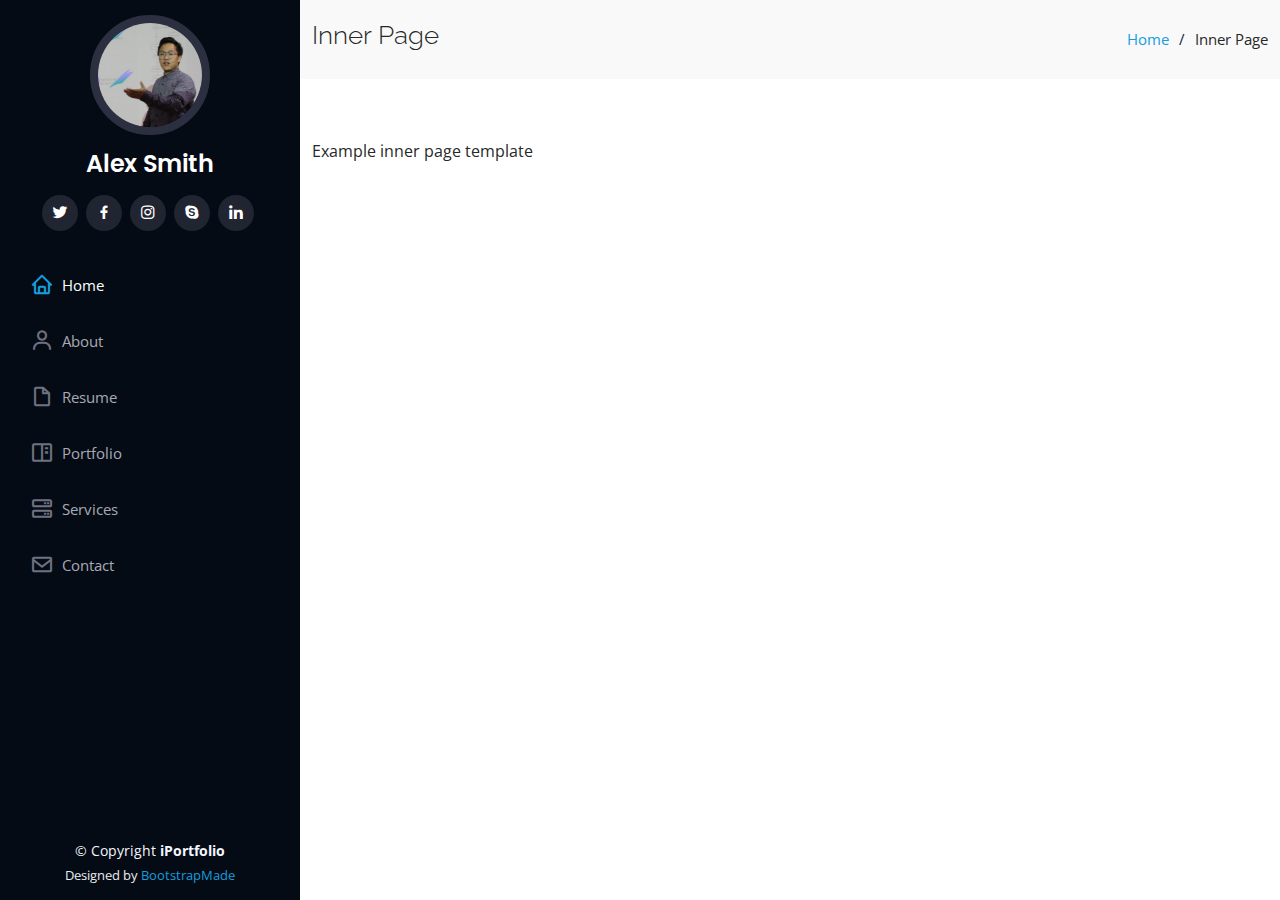
<file: inner-page.html>
<!DOCTYPE html>
<html lang="en">

<head>
  <meta charset="utf-8">
  <meta content="width=device-width, initial-scale=1.0" name="viewport">

  <title>Inner Page - iPortfolio Bootstrap Template</title>
  <meta content="" name="description">
  <meta content="" name="keywords">

  <!-- Favicons -->
  <link href="assets/img/favicon.png" rel="icon">
  <link href="assets/img/apple-touch-icon.png" rel="apple-touch-icon">

  <!-- Google Fonts -->
  <link href="https://fonts.googleapis.com/css?family=Open+Sans:300,300i,400,400i,600,600i,700,700i|Raleway:300,300i,400,400i,500,500i,600,600i,700,700i|Poppins:300,300i,400,400i,500,500i,600,600i,700,700i" rel="stylesheet">

  <!-- Vendor CSS Files -->
  <link href="assets/vendor/aos/aos.css" rel="stylesheet">
  <link href="assets/vendor/bootstrap/css/bootstrap.min.css" rel="stylesheet">
  <link href="assets/vendor/bootstrap-icons/bootstrap-icons.css" rel="stylesheet">
  <link href="assets/vendor/boxicons/css/boxicons.min.css" rel="stylesheet">
  <link href="assets/vendor/glightbox/css/glightbox.min.css" rel="stylesheet">
  <link href="assets/vendor/swiper/swiper-bundle.min.css" rel="stylesheet">

  <!-- Template Main CSS File -->
  <link href="assets/css/style.css" rel="stylesheet">

  <!-- =======================================================
  * Template Name: iPortfolio - v3.7.0
  * Template URL: https://bootstrapmade.com/iportfolio-bootstrap-portfolio-websites-template/
  * Author: BootstrapMade.com
  * License: https://bootstrapmade.com/license/
  ======================================================== -->
</head>

<body>

  <!-- ======= Mobile nav toggle button ======= -->
  <i class="bi bi-list mobile-nav-toggle d-xl-none"></i>

  <!-- ======= Header ======= -->
  <header id="header">
    <div class="d-flex flex-column">

      <div class="profile">
        <img src="assets/img/profile-img.jpg" alt="" class="img-fluid rounded-circle">
        <h1 class="text-light"><a href="index.html">Alex Smith</a></h1>
        <div class="social-links mt-3 text-center">
          <a href="#" class="twitter"><i class="bx bxl-twitter"></i></a>
          <a href="#" class="facebook"><i class="bx bxl-facebook"></i></a>
          <a href="#" class="instagram"><i class="bx bxl-instagram"></i></a>
          <a href="#" class="google-plus"><i class="bx bxl-skype"></i></a>
          <a href="#" class="linkedin"><i class="bx bxl-linkedin"></i></a>
        </div>
      </div>

      <nav id="navbar" class="nav-menu navbar">
        <ul>
          <li><a href="#hero" class="nav-link scrollto active"><i class="bx bx-home"></i> <span>Home</span></a></li>
          <li><a href="#about" class="nav-link scrollto"><i class="bx bx-user"></i> <span>About</span></a></li>
          <li><a href="#resume" class="nav-link scrollto"><i class="bx bx-file-blank"></i> <span>Resume</span></a></li>
          <li><a href="#portfolio" class="nav-link scrollto"><i class="bx bx-book-content"></i> <span>Portfolio</span></a></li>
          <li><a href="#services" class="nav-link scrollto"><i class="bx bx-server"></i> <span>Services</span></a></li>
          <li><a href="#contact" class="nav-link scrollto"><i class="bx bx-envelope"></i> <span>Contact</span></a></li>
        </ul>
      </nav><!-- .nav-menu -->
    </div>
  </header><!-- End Header -->

  <main id="main">

    <!-- ======= Breadcrumbs ======= -->
    <section class="breadcrumbs">
      <div class="container">

        <div class="d-flex justify-content-between align-items-center">
          <h2>Inner Page</h2>
          <ol>
            <li><a href="index.html">Home</a></li>
            <li>Inner Page</li>
          </ol>
        </div>

      </div>
    </section><!-- End Breadcrumbs -->

    <section class="inner-page">
      <div class="container">
        <p>
          Example inner page template
        </p>
      </div>
    </section>

  </main><!-- End #main -->

  <!-- ======= Footer ======= -->
  <footer id="footer">
    <div class="container">
      <div class="copyright">
        &copy; Copyright <strong><span>iPortfolio</span></strong>
      </div>
      <div class="credits">
        <!-- All the links in the footer should remain intact. -->
        <!-- You can delete the links only if you purchased the pro version. -->
        <!-- Licensing information: https://bootstrapmade.com/license/ -->
        <!-- Purchase the pro version with working PHP/AJAX contact form: https://bootstrapmade.com/iportfolio-bootstrap-portfolio-websites-template/ -->
        Designed by <a href="https://bootstrapmade.com/">BootstrapMade</a>
      </div>
    </div>
  </footer><!-- End  Footer -->

  <a href="#" class="back-to-top d-flex align-items-center justify-content-center"><i class="bi bi-arrow-up-short"></i></a>

  <!-- Vendor JS Files -->
  <script src="assets/vendor/purecounter/purecounter.js"></script>
  <script src="assets/vendor/aos/aos.js"></script>
  <script src="assets/vendor/bootstrap/js/bootstrap.bundle.min.js"></script>
  <script src="assets/vendor/glightbox/js/glightbox.min.js"></script>
  <script src="assets/vendor/isotope-layout/isotope.pkgd.min.js"></script>
  <script src="assets/vendor/swiper/swiper-bundle.min.js"></script>
  <script src="assets/vendor/typed.js/typed.min.js"></script>
  <script src="assets/vendor/waypoints/noframework.waypoints.js"></script>
  <script src="assets/vendor/php-email-form/validate.js"></script>

  <!-- Template Main JS File -->
  <script src="assets/js/main.js"></script>

</body>

</html>
</file>
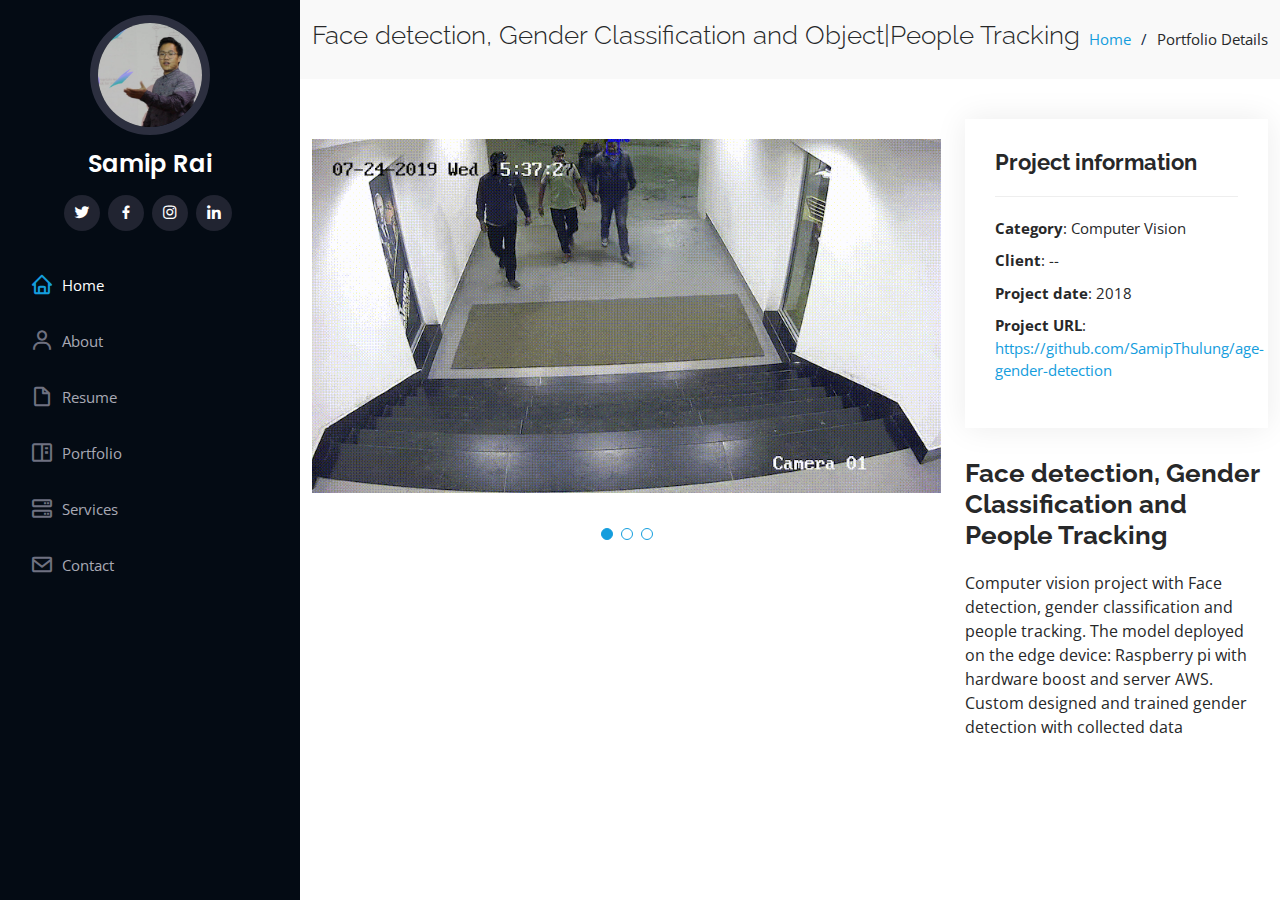
<file: portfolio-details-1.html>
<!DOCTYPE html>
<html lang="en">

<head>
  <meta charset="utf-8">
  <meta content="width=device-width, initial-scale=1.0" name="viewport">

  <title>Face detection, Gender Classification and Object|People Tracking</title>
  <meta content="" name="description">
  <meta content="" name="keywords">

  <!-- Favicons -->
  <link href="assets/img/favicon.png" rel="icon">
  <link href="assets/img/apple-touch-icon.png" rel="apple-touch-icon">

  <!-- Google Fonts -->
  <link href="https://fonts.googleapis.com/css?family=Open+Sans:300,300i,400,400i,600,600i,700,700i|Raleway:300,300i,400,400i,500,500i,600,600i,700,700i|Poppins:300,300i,400,400i,500,500i,600,600i,700,700i" rel="stylesheet">

  <!-- Vendor CSS Files -->
  <link href="assets/vendor/aos/aos.css" rel="stylesheet">
  <link href="assets/vendor/bootstrap/css/bootstrap.min.css" rel="stylesheet">
  <link href="assets/vendor/bootstrap-icons/bootstrap-icons.css" rel="stylesheet">
  <link href="assets/vendor/boxicons/css/boxicons.min.css" rel="stylesheet">
  <link href="assets/vendor/glightbox/css/glightbox.min.css" rel="stylesheet">
  <link href="assets/vendor/swiper/swiper-bundle.min.css" rel="stylesheet">

  <!-- Template Main CSS File -->
  <link href="assets/css/style.css" rel="stylesheet">

  <!-- =======================================================
  * Template Name: iPortfolio - v3.7.0
  * Template URL: https://bootstrapmade.com/iportfolio-bootstrap-portfolio-websites-template/
  * Author: BootstrapMade.com
  * License: https://bootstrapmade.com/license/
  ======================================================== -->
</head>

<body>

  <!-- ======= Mobile nav toggle button ======= -->
  <i class="bi bi-list mobile-nav-toggle d-xl-none"></i>

  <!-- ======= Header ======= -->
  <header id="header">
    <div class="d-flex flex-column">

      <div class="profile">
        <img src="assets/img/profile-img.jpg" alt="" class="img-fluid rounded-circle">
        <h1 class="text-light"><a href="index.html">Samip Rai</a></h1>
        <div class="social-links mt-3 text-center">
          <a href="https://twitter.com/ThulungSamip" class="twitter"><i class="bx bxl-twitter"></i></a>
          <a href="https://www.facebook.com/samip.thulung" class="facebook"><i class="bx bxl-facebook"></i></a>
          <a href="https://www.instagram.com/_____samip____/" class="instagram"><i class="bx bxl-instagram"></i></a>
          <!-- <a href="#" class="google-plus"><i class="bx bxl-skype"></i></a> -->
          <a href="https://www.linkedin.com/in/samiprai971228/" class="linkedin"><i class="bx bxl-linkedin"></i></a>
        </div>
      </div>

      <nav id="navbar" class="nav-menu navbar">
        <ul>
          <li><a href="#hero" class="nav-link scrollto active"><i class="bx bx-home"></i> <span>Home</span></a></li>
          <li><a href="#about" class="nav-link scrollto"><i class="bx bx-user"></i> <span>About</span></a></li>
          <li><a href="#resume" class="nav-link scrollto"><i class="bx bx-file-blank"></i> <span>Resume</span></a></li>
          <li><a href="#portfolio" class="nav-link scrollto"><i class="bx bx-book-content"></i> <span>Portfolio</span></a></li>
          <li><a href="#services" class="nav-link scrollto"><i class="bx bx-server"></i> <span>Services</span></a></li>
          <li><a href="#contact" class="nav-link scrollto"><i class="bx bx-envelope"></i> <span>Contact</span></a></li>
        </ul>
      </nav><!-- .nav-menu -->
    </div>
  </header><!-- End Header -->

  <main id="main">

    <!-- ======= Breadcrumbs ======= -->
    <section id="breadcrumbs" class="breadcrumbs">
      <div class="container">

        <div class="d-flex justify-content-between align-items-center">
          <h2>Face detection, Gender Classification and Object|People Tracking</h2><br>
          <ol>
            <li><a href="index.html">Home</a></li>
            <li>Portfolio Details</li>
          </ol>
        </div>

      </div>
    </section><!-- End Breadcrumbs -->

    <!-- ======= Portfolio Details Section ======= -->
    <section id="portfolio-details" class="portfolio-details">
      <div class="container">

        <div class="row gy-4">

          <div class="col-lg-8">
            <div class="portfolio-details-slider swiper">
              <div class="swiper-wrapper align-items-center">

                <div class="swiper-slide">
                  <img src="assets/img/portfolio/portfolio-1.gif" alt="">
                </div>

                <div class="swiper-slide">
                  <img src="assets/img/portfolio/portfolio-1-detail-1.jpg" alt="">
                </div>

                <div class="swiper-slide">
                  <img src="assets/img/portfolio/portfolio-1-detail-2.jpg" alt="">
                </div>

              </div>
              <div class="swiper-pagination"></div>
            </div>
          </div>

          <div class="col-lg-4">
            <div class="portfolio-info">
              <h3>Project information</h3>
              <ul>
                <li><strong>Category</strong>: Computer Vision</li>
                <li><strong>Client</strong>: -- </li>
                <li><strong>Project date</strong>: 2018</li>
                <li><strong>Project URL</strong>: <a href="#">https://github.com/SamipThulung/age-gender-detection</a></li>
              </ul>
            </div>
            <div class="portfolio-description">
              <h2>Face detection, Gender Classification and People Tracking</h2>
              <p>
                Computer vision project with Face detection, gender classification and people tracking. The model deployed on the edge device: Raspberry pi with hardware boost and server AWS. Custom designed and trained gender detection with collected data
              </p>
            </div>
          </div>

        </div>

      </div>
    </section><!-- End Portfolio Details Section -->

  </main><!-- End #main -->

  <!-- ======= Footer ======= -->
  



  <!-- Vendor JS Files -->
  <script src="assets/vendor/purecounter/purecounter.js"></script>
  <script src="assets/vendor/aos/aos.js"></script>
  <script src="assets/vendor/bootstrap/js/bootstrap.bundle.min.js"></script>
  <script src="assets/vendor/glightbox/js/glightbox.min.js"></script>
  <script src="assets/vendor/isotope-layout/isotope.pkgd.min.js"></script>
  <script src="assets/vendor/swiper/swiper-bundle.min.js"></script>
  <script src="assets/vendor/typed.js/typed.min.js"></script>
  <script src="assets/vendor/waypoints/noframework.waypoints.js"></script>
  <script src="assets/vendor/php-email-form/validate.js"></script>

  <!-- Template Main JS File -->
  <script src="assets/js/main.js"></script>

</body>

</html>
</file>
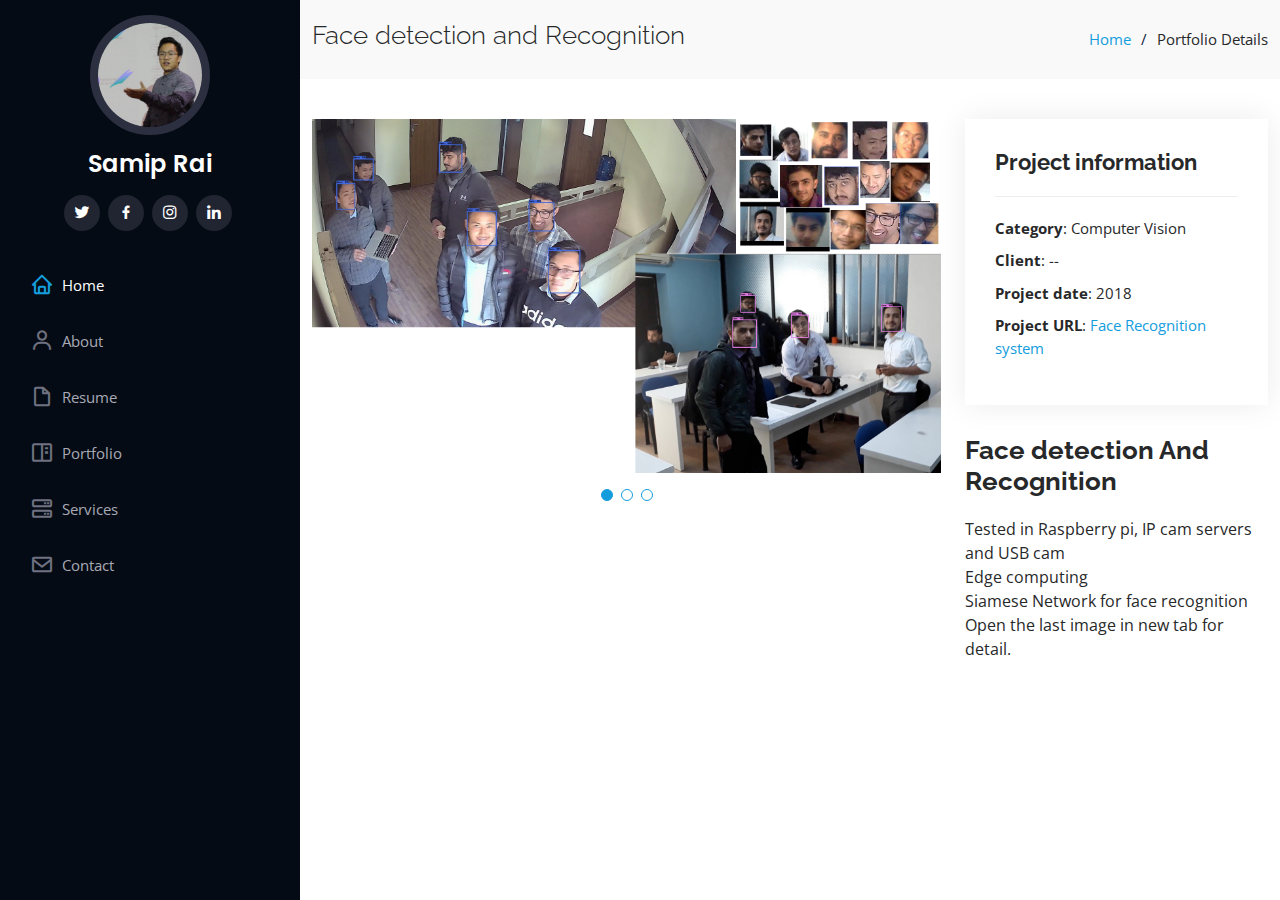
<file: portfolio-details-2.html>
<!DOCTYPE html>
<html lang="en">

<head>
  <meta charset="utf-8">
  <meta content="width=device-width, initial-scale=1.0" name="viewport">

  <title>Face detection and Recognition</title>
  <meta content="" name="description">
  <meta content="" name="keywords">

  <!-- Favicons -->
  <link href="assets/img/favicon.png" rel="icon">
  <link href="assets/img/apple-touch-icon.png" rel="apple-touch-icon">

  <!-- Google Fonts -->
  <link href="https://fonts.googleapis.com/css?family=Open+Sans:300,300i,400,400i,600,600i,700,700i|Raleway:300,300i,400,400i,500,500i,600,600i,700,700i|Poppins:300,300i,400,400i,500,500i,600,600i,700,700i" rel="stylesheet">

  <!-- Vendor CSS Files -->
  <link href="assets/vendor/aos/aos.css" rel="stylesheet">
  <link href="assets/vendor/bootstrap/css/bootstrap.min.css" rel="stylesheet">
  <link href="assets/vendor/bootstrap-icons/bootstrap-icons.css" rel="stylesheet">
  <link href="assets/vendor/boxicons/css/boxicons.min.css" rel="stylesheet">
  <link href="assets/vendor/glightbox/css/glightbox.min.css" rel="stylesheet">
  <link href="assets/vendor/swiper/swiper-bundle.min.css" rel="stylesheet">

  <!-- Template Main CSS File -->
  <link href="assets/css/style.css" rel="stylesheet">

  <!-- =======================================================
  * Template Name: iPortfolio - v3.7.0
  * Template URL: https://bootstrapmade.com/iportfolio-bootstrap-portfolio-websites-template/
  * Author: BootstrapMade.com
  * License: https://bootstrapmade.com/license/
  ======================================================== -->
</head>

<body>

  <!-- ======= Mobile nav toggle button ======= -->
  <i class="bi bi-list mobile-nav-toggle d-xl-none"></i>

  <!-- ======= Header ======= -->
  <header id="header">
    <div class="d-flex flex-column">

      <div class="profile">
        <img src="assets/img/profile-img.jpg" alt="" class="img-fluid rounded-circle">
        <h1 class="text-light"><a href="index.html">Samip Rai</a></h1>
        <div class="social-links mt-3 text-center">
          <a href="https://twitter.com/ThulungSamip" class="twitter"><i class="bx bxl-twitter"></i></a>
          <a href="https://www.facebook.com/samip.thulung" class="facebook"><i class="bx bxl-facebook"></i></a>
          <a href="https://www.instagram.com/_____samip____/" class="instagram"><i class="bx bxl-instagram"></i></a>
          <!-- <a href="#" class="google-plus"><i class="bx bxl-skype"></i></a> -->
          <a href="https://www.linkedin.com/in/samiprai971228/" class="linkedin"><i class="bx bxl-linkedin"></i></a>
        </div>
      </div>

      <nav id="navbar" class="nav-menu navbar">
        <ul>
          <li><a href="#hero" class="nav-link scrollto active"><i class="bx bx-home"></i> <span>Home</span></a></li>
          <li><a href="#about" class="nav-link scrollto"><i class="bx bx-user"></i> <span>About</span></a></li>
          <li><a href="#resume" class="nav-link scrollto"><i class="bx bx-file-blank"></i> <span>Resume</span></a></li>
          <li><a href="#portfolio" class="nav-link scrollto"><i class="bx bx-book-content"></i> <span>Portfolio</span></a></li>
          <li><a href="#services" class="nav-link scrollto"><i class="bx bx-server"></i> <span>Services</span></a></li>
          <li><a href="#contact" class="nav-link scrollto"><i class="bx bx-envelope"></i> <span>Contact</span></a></li>
        </ul>
      </nav><!-- .nav-menu -->
    </div>
  </header><!-- End Header -->

  <main id="main">

    <!-- ======= Breadcrumbs ======= -->
    <section id="breadcrumbs" class="breadcrumbs">
      <div class="container">

        <div class="d-flex justify-content-between align-items-center">
          <h2>Face detection and Recognition</h2><br>
          <ol>
            <li><a href="index.html">Home</a></li>
            <li>Portfolio Details</li>
          </ol>
        </div>

      </div>
    </section><!-- End Breadcrumbs -->

    <!-- ======= Portfolio Details Section ======= -->
    <section id="portfolio-details" class="portfolio-details">
      <div class="container">

        <div class="row gy-4">

          <div class="col-lg-8">
            <div class="portfolio-details-slider swiper">
              <div class="swiper-wrapper align-items-center">

                <div class="swiper-slide">
                  <img src="assets/img/portfolio/portfolio-3.jpg" alt="">
                </div>

                <div class="swiper-slide">
                  <img src="assets/img/portfolio/portfolio-3-detail-1.jpg" alt="">
                </div>

                <div class="swiper-slide">
                  <img src="assets/img/portfolio/portfolio-3-detail-2.jpg" alt="" >
                </div>

              </div>
              <div class="swiper-pagination"></div>
            </div>
          </div>

          <div class="col-lg-4">
            <div class="portfolio-info">
              <h3>Project information</h3>
              <ul>
                <li><strong>Category</strong>: Computer Vision</li>
                <li><strong>Client</strong>: -- </li>
                <li><strong>Project date</strong>: 2018</li>
                <li><strong>Project URL</strong>: <a href="https://github.com/SamipThulung/Facial-Recognition-system">Face Recognition system</a></li>
              </ul>
            </div>
            <div class="portfolio-description">
              <h2>Face detection And Recognition</h2>
              <p>
                Tested in Raspberry pi, IP cam servers and USB cam <br>
                Edge computing <br>
                Siamese Network for face recognition<br>
                Open the last image in new tab for detail.

              </p>
            </div>
          </div>

        </div>

      </div>
    </section><!-- End Portfolio Details Section -->

  </main><!-- End #main -->

  <!-- ======= Footer ======= -->
  



  <!-- Vendor JS Files -->
  <script src="assets/vendor/purecounter/purecounter.js"></script>
  <script src="assets/vendor/aos/aos.js"></script>
  <script src="assets/vendor/bootstrap/js/bootstrap.bundle.min.js"></script>
  <script src="assets/vendor/glightbox/js/glightbox.min.js"></script>
  <script src="assets/vendor/isotope-layout/isotope.pkgd.min.js"></script>
  <script src="assets/vendor/swiper/swiper-bundle.min.js"></script>
  <script src="assets/vendor/typed.js/typed.min.js"></script>
  <script src="assets/vendor/waypoints/noframework.waypoints.js"></script>
  <script src="assets/vendor/php-email-form/validate.js"></script>

  <!-- Template Main JS File -->
  <script src="assets/js/main.js"></script>

</body>

</html>
</file>
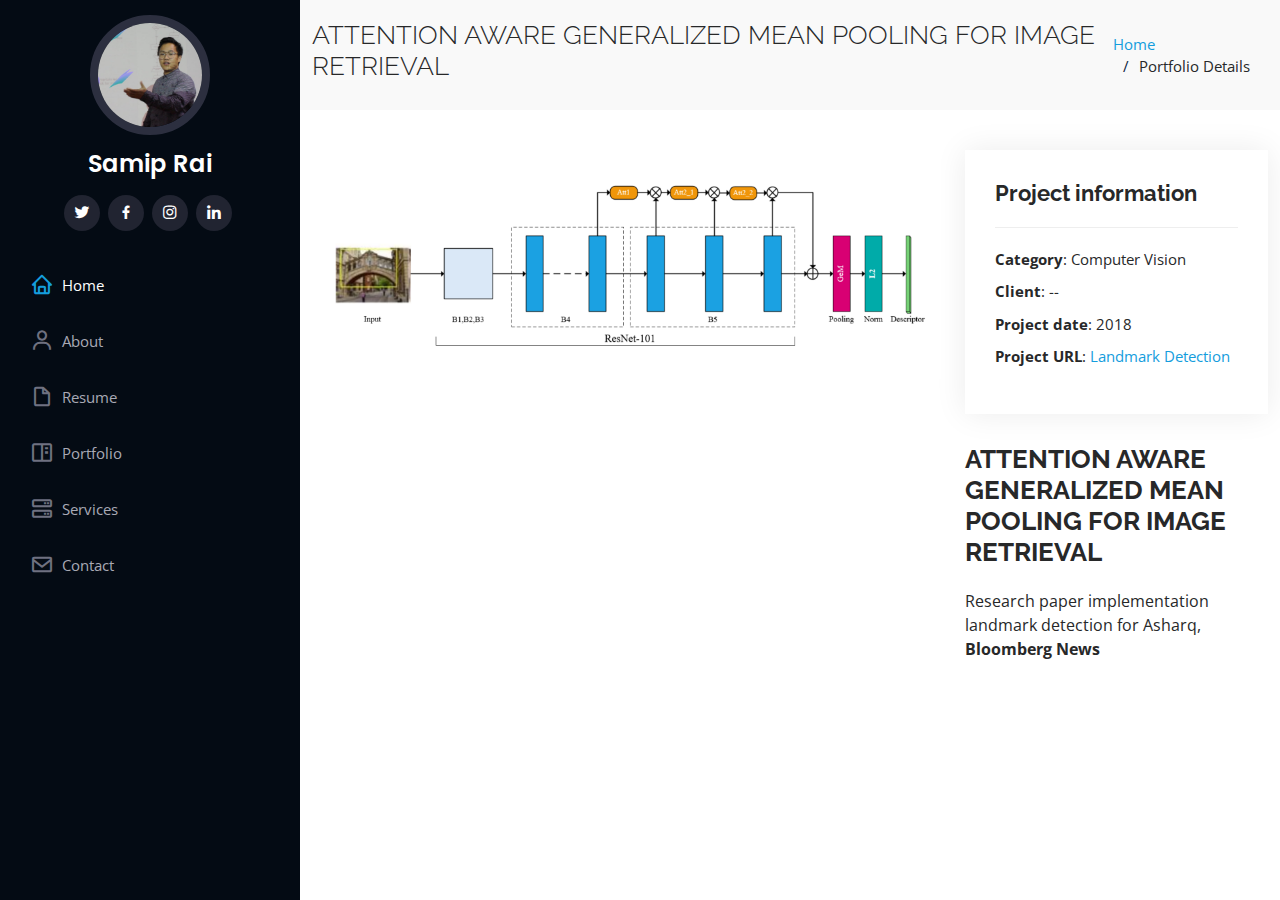
<file: portfolio-details-3.html>
<!DOCTYPE html>
<html lang="en">

<head>
  <meta charset="utf-8">
  <meta content="width=device-width, initial-scale=1.0" name="viewport">

  <title>Landmark Detection</title>
  <meta content="" name="description">
  <meta content="" name="keywords">

  <!-- Favicons -->
  <link href="assets/img/favicon.png" rel="icon">
  <link href="assets/img/apple-touch-icon.png" rel="apple-touch-icon">

  <!-- Google Fonts -->
  <link href="https://fonts.googleapis.com/css?family=Open+Sans:300,300i,400,400i,600,600i,700,700i|Raleway:300,300i,400,400i,500,500i,600,600i,700,700i|Poppins:300,300i,400,400i,500,500i,600,600i,700,700i" rel="stylesheet">

  <!-- Vendor CSS Files -->
  <link href="assets/vendor/aos/aos.css" rel="stylesheet">
  <link href="assets/vendor/bootstrap/css/bootstrap.min.css" rel="stylesheet">
  <link href="assets/vendor/bootstrap-icons/bootstrap-icons.css" rel="stylesheet">
  <link href="assets/vendor/boxicons/css/boxicons.min.css" rel="stylesheet">
  <link href="assets/vendor/glightbox/css/glightbox.min.css" rel="stylesheet">
  <link href="assets/vendor/swiper/swiper-bundle.min.css" rel="stylesheet">

  <!-- Template Main CSS File -->
  <link href="assets/css/style.css" rel="stylesheet">

  <!-- =======================================================
  * Template Name: iPortfolio - v3.7.0
  * Template URL: https://bootstrapmade.com/iportfolio-bootstrap-portfolio-websites-template/
  * Author: BootstrapMade.com
  * License: https://bootstrapmade.com/license/
  ======================================================== -->
</head>

<body>

  <!-- ======= Mobile nav toggle button ======= -->
  <i class="bi bi-list mobile-nav-toggle d-xl-none"></i>

  <!-- ======= Header ======= -->
  <header id="header">
    <div class="d-flex flex-column">

      <div class="profile">
        <img src="assets/img/profile-img.jpg" alt="" class="img-fluid rounded-circle">
        <h1 class="text-light"><a href="index.html">Samip Rai</a></h1>
        <div class="social-links mt-3 text-center">
          <a href="https://twitter.com/ThulungSamip" class="twitter"><i class="bx bxl-twitter"></i></a>
          <a href="https://www.facebook.com/samip.thulung" class="facebook"><i class="bx bxl-facebook"></i></a>
          <a href="https://www.instagram.com/_____samip____/" class="instagram"><i class="bx bxl-instagram"></i></a>
          <!-- <a href="#" class="google-plus"><i class="bx bxl-skype"></i></a> -->
          <a href="https://www.linkedin.com/in/samiprai971228/" class="linkedin"><i class="bx bxl-linkedin"></i></a>
        </div>
      </div>

      <nav id="navbar" class="nav-menu navbar">
        <ul>
          <li><a href="#hero" class="nav-link scrollto active"><i class="bx bx-home"></i> <span>Home</span></a></li>
          <li><a href="#about" class="nav-link scrollto"><i class="bx bx-user"></i> <span>About</span></a></li>
          <li><a href="#resume" class="nav-link scrollto"><i class="bx bx-file-blank"></i> <span>Resume</span></a></li>
          <li><a href="#portfolio" class="nav-link scrollto"><i class="bx bx-book-content"></i> <span>Portfolio</span></a></li>
          <li><a href="#services" class="nav-link scrollto"><i class="bx bx-server"></i> <span>Services</span></a></li>
          <li><a href="#contact" class="nav-link scrollto"><i class="bx bx-envelope"></i> <span>Contact</span></a></li>
        </ul>
      </nav><!-- .nav-menu -->
    </div>
  </header><!-- End Header -->

  <main id="main">

    <!-- ======= Breadcrumbs ======= -->
    <section id="breadcrumbs" class="breadcrumbs">
      <div class="container">

        <div class="d-flex justify-content-between align-items-center">
          <h2>ATTENTION AWARE GENERALIZED MEAN POOLING FOR IMAGE RETRIEVAL</h2><br>
          <ol>
            <li><a href="index.html">Home</a></li>
            <li>Portfolio Details</li>
          </ol>
        </div>

      </div>
    </section><!-- End Breadcrumbs -->

    <!-- ======= Portfolio Details Section ======= -->
    <section id="portfolio-details" class="portfolio-details">
      <div class="container">

        <div class="row gy-4">

          <div class="col-lg-8">
            <div class="portfolio-details-slider swiper">
              <div class="swiper-wrapper align-items-center">

                <div class="swiper-slide">
                  <img src="assets/img/portfolio/portfolio-5.jpg" alt="">
                </div>

                <!-- <div class="swiper-slide">
                  <img src="assets/img/portfolio/portfolio-3-detail-1.jpg" alt="">
                </div>

                <div class="swiper-slide">
                  <img src="assets/img/portfolio/portfolio-3-detail-2.jpg" alt="" >
                </div> -->

              </div>
              <div class="swiper-pagination"></div>
            </div>
          </div>

          <div class="col-lg-4">
            <div class="portfolio-info">
              <h3>Project information</h3>
              <ul>
                <li><strong>Category</strong>: Computer Vision</li>
                <li><strong>Client</strong>: -- </li>
                <li><strong>Project date</strong>: 2018</li>
                <li><strong>Project URL</strong>: <a href="https://github.com/SamipThulung/ATTENTION-AWARE-GENERALIZED-MEAN-POOLING-FOR-IMAGE-RETRIEVAL">Landmark Detection</a></li>
              </ul>
            </div>
            <div class="portfolio-description">
              <h2>ATTENTION AWARE GENERALIZED MEAN POOLING FOR IMAGE RETRIEVAL</h2>
              <p>
                Research paper implementation<br>
                landmark detection for Asharq, <strong>Bloomberg News </strong><br>
                <br>

              </p>
            </div>
          </div>

        </div>

      </div>
    </section><!-- End Portfolio Details Section -->

  </main><!-- End #main -->

  <!-- ======= Footer ======= -->
  



  <!-- Vendor JS Files -->
  <script src="assets/vendor/purecounter/purecounter.js"></script>
  <script src="assets/vendor/aos/aos.js"></script>
  <script src="assets/vendor/bootstrap/js/bootstrap.bundle.min.js"></script>
  <script src="assets/vendor/glightbox/js/glightbox.min.js"></script>
  <script src="assets/vendor/isotope-layout/isotope.pkgd.min.js"></script>
  <script src="assets/vendor/swiper/swiper-bundle.min.js"></script>
  <script src="assets/vendor/typed.js/typed.min.js"></script>
  <script src="assets/vendor/waypoints/noframework.waypoints.js"></script>
  <script src="assets/vendor/php-email-form/validate.js"></script>

  <!-- Template Main JS File -->
  <script src="assets/js/main.js"></script>

</body>

</html>
</file>
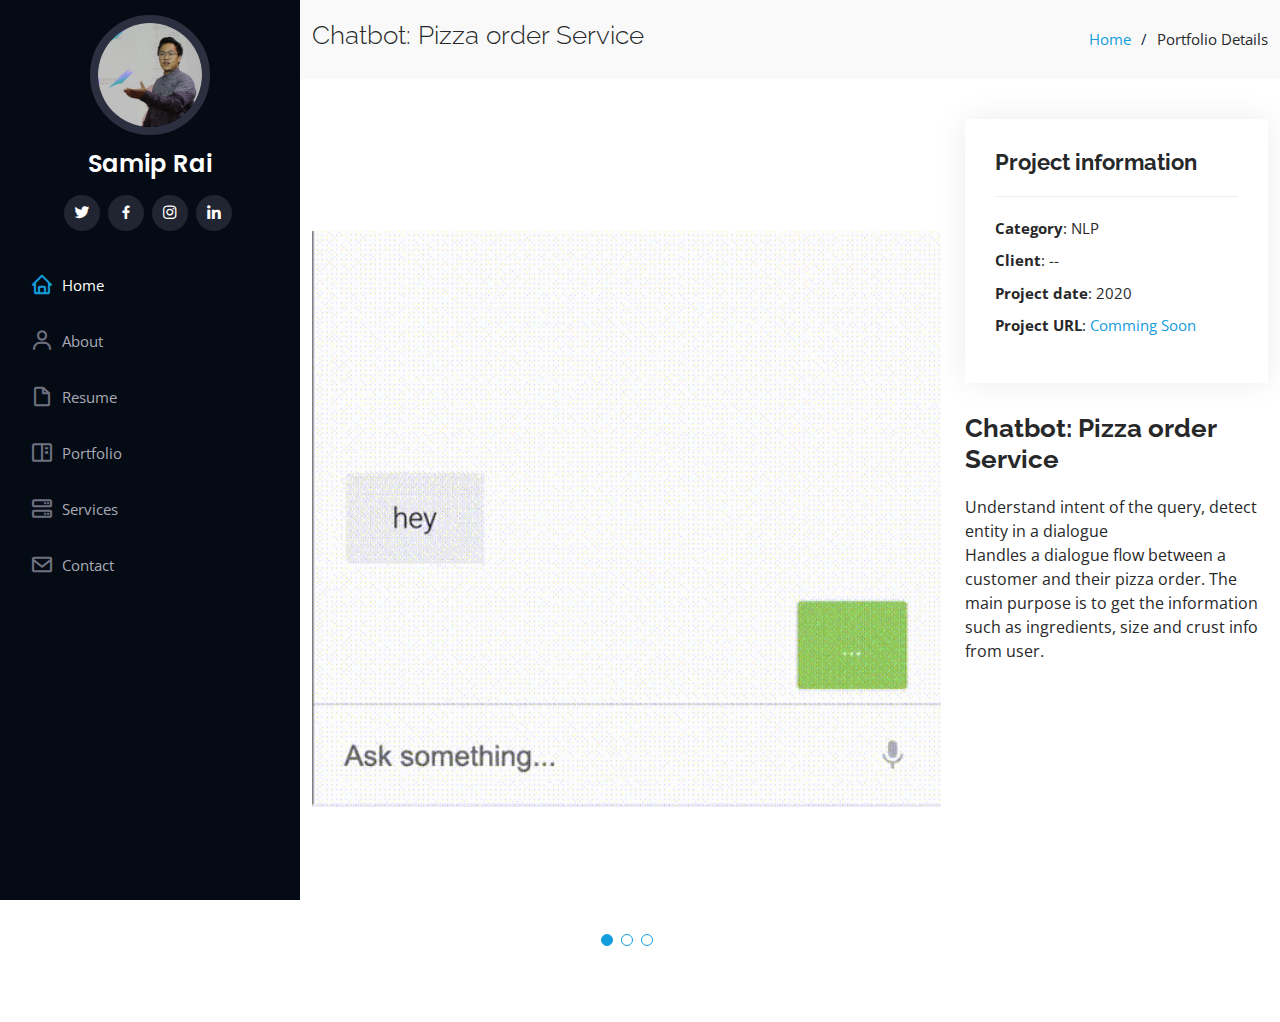
<file: portfolio-details-5.html>
<!DOCTYPE html>
<html lang="en">

<head>
   <script>
  window.dataLayer = window.dataLayer || [];
  function gtag(){dataLayer.push(arguments);}
  gtag('js', new Date());

  gtag('config', 'G-F91K89Y68T');
</script>
  <meta charset="utf-8">
  <meta content="width=device-width, initial-scale=1.0" name="viewport">

  <title>Chatbot: Handle order Service</title>
  <meta content="" name="description">
  <meta content="" name="keywords">

  <!-- Favicons -->
  <link href="assets/img/favicon.png" rel="icon">
  <link href="assets/img/apple-touch-icon.png" rel="apple-touch-icon">

  <!-- Google Fonts -->
  <link href="https://fonts.googleapis.com/css?family=Open+Sans:300,300i,400,400i,600,600i,700,700i|Raleway:300,300i,400,400i,500,500i,600,600i,700,700i|Poppins:300,300i,400,400i,500,500i,600,600i,700,700i" rel="stylesheet">

  <!-- Vendor CSS Files -->
  <link href="assets/vendor/aos/aos.css" rel="stylesheet">
  <link href="assets/vendor/bootstrap/css/bootstrap.min.css" rel="stylesheet">
  <link href="assets/vendor/bootstrap-icons/bootstrap-icons.css" rel="stylesheet">
  <link href="assets/vendor/boxicons/css/boxicons.min.css" rel="stylesheet">
  <link href="assets/vendor/glightbox/css/glightbox.min.css" rel="stylesheet">
  <link href="assets/vendor/swiper/swiper-bundle.min.css" rel="stylesheet">

  <!-- Template Main CSS File -->
  <link href="assets/css/style.css" rel="stylesheet">

  <!-- =======================================================
  * Template Name: iPortfolio - v3.7.0
  * Template URL: https://bootstrapmade.com/iportfolio-bootstrap-portfolio-websites-template/
  * Author: BootstrapMade.com
  * License: https://bootstrapmade.com/license/
  ======================================================== -->
</head>

<body>

  <!-- ======= Mobile nav toggle button ======= -->
  <i class="bi bi-list mobile-nav-toggle d-xl-none"></i>

  <!-- ======= Header ======= -->
  <header id="header">
    <div class="d-flex flex-column">

      <div class="profile">
        <img src="assets/img/profile-img.jpg" alt="" class="img-fluid rounded-circle">
        <h1 class="text-light"><a href="index.html">Samip Rai</a></h1>
        <div class="social-links mt-3 text-center">
          <a href="https://twitter.com/ThulungSamip" class="twitter"><i class="bx bxl-twitter"></i></a>
          <a href="https://www.facebook.com/samip.thulung" class="facebook"><i class="bx bxl-facebook"></i></a>
          <a href="https://www.instagram.com/_____samip____/" class="instagram"><i class="bx bxl-instagram"></i></a>
          <!-- <a href="#" class="google-plus"><i class="bx bxl-skype"></i></a> -->
          <a href="https://www.linkedin.com/in/samiprai971228/" class="linkedin"><i class="bx bxl-linkedin"></i></a>
        </div>
      </div>

      <nav id="navbar" class="nav-menu navbar">
        <ul>
          <li><a href="#hero" class="nav-link scrollto active"><i class="bx bx-home"></i> <span>Home</span></a></li>
          <li><a href="#about" class="nav-link scrollto"><i class="bx bx-user"></i> <span>About</span></a></li>
          <li><a href="#resume" class="nav-link scrollto"><i class="bx bx-file-blank"></i> <span>Resume</span></a></li>
          <li><a href="#portfolio" class="nav-link scrollto"><i class="bx bx-book-content"></i> <span>Portfolio</span></a></li>
          <li><a href="#services" class="nav-link scrollto"><i class="bx bx-server"></i> <span>Services</span></a></li>
          <li><a href="#contact" class="nav-link scrollto"><i class="bx bx-envelope"></i> <span>Contact</span></a></li>
        </ul>
      </nav><!-- .nav-menu -->
    </div>
  </header><!-- End Header -->

  <main id="main">

    <!-- ======= Breadcrumbs ======= -->
    <section id="breadcrumbs" class="breadcrumbs">
      <div class="container">

        <div class="d-flex justify-content-between align-items-center">
          <h2>Chatbot: Pizza order Service</h2><br>
          <ol>
            <li><a href="index.html">Home</a></li>
            <li>Portfolio Details</li>
          </ol>
        </div>

      </div>
    </section><!-- End Breadcrumbs -->

    <!-- ======= Portfolio Details Section ======= -->
    <section id="portfolio-details" class="portfolio-details">
      <div class="container">

        <div class="row gy-4">

          <div class="col-lg-8">
            <div class="portfolio-details-slider swiper">
              <div class="swiper-wrapper align-items-center">

                <div class="swiper-slide">
                  <img src="assets/img/portfolio/chat.gif" alt="">
                </div>

                <div class="swiper-slide">
                  <img src="assets/img/portfolio/dialogueflow.jpg" alt="">
                </div>

                <div class="swiper-slide">
                  <img src="assets/img/portfolio/dialogueflow2.jpg" alt="">
                </div>

              </div>
              <div class="swiper-pagination"></div>
            </div>
          </div>

          <div class="col-lg-4">
            <div class="portfolio-info">
              <h3>Project information</h3>
              <ul>
                <li><strong>Category</strong>: NLP</li>
                <li><strong>Client</strong>: -- </li>
                <li><strong>Project date</strong>: 2020</li>
                <li><strong>Project URL</strong>: <a href="#">Comming Soon</a></li>
              </ul>
            </div>
            <div class="portfolio-description">
              <h2>Chatbot: Pizza order Service</h2>
              <p>
                Understand intent of the query, detect entity in a dialogue <br>
                Handles a dialogue flow between a customer and their pizza order. The main purpose is to get the information such as ingredients, size and crust info from user.
                
              </p>
            </div>
          </div>

        </div>

      </div>
    </section><!-- End Portfolio Details Section -->

  </main><!-- End #main -->

  <!-- ======= Footer ======= -->
  



  <!-- Vendor JS Files -->
  <script src="assets/vendor/purecounter/purecounter.js"></script>
  <script src="assets/vendor/aos/aos.js"></script>
  <script src="assets/vendor/bootstrap/js/bootstrap.bundle.min.js"></script>
  <script src="assets/vendor/glightbox/js/glightbox.min.js"></script>
  <script src="assets/vendor/isotope-layout/isotope.pkgd.min.js"></script>
  <script src="assets/vendor/swiper/swiper-bundle.min.js"></script>
  <script src="assets/vendor/typed.js/typed.min.js"></script>
  <script src="assets/vendor/waypoints/noframework.waypoints.js"></script>
  <script src="assets/vendor/php-email-form/validate.js"></script>

  <!-- Template Main JS File -->
  <script src="assets/js/main.js"></script>

</body>

</html>
</file>
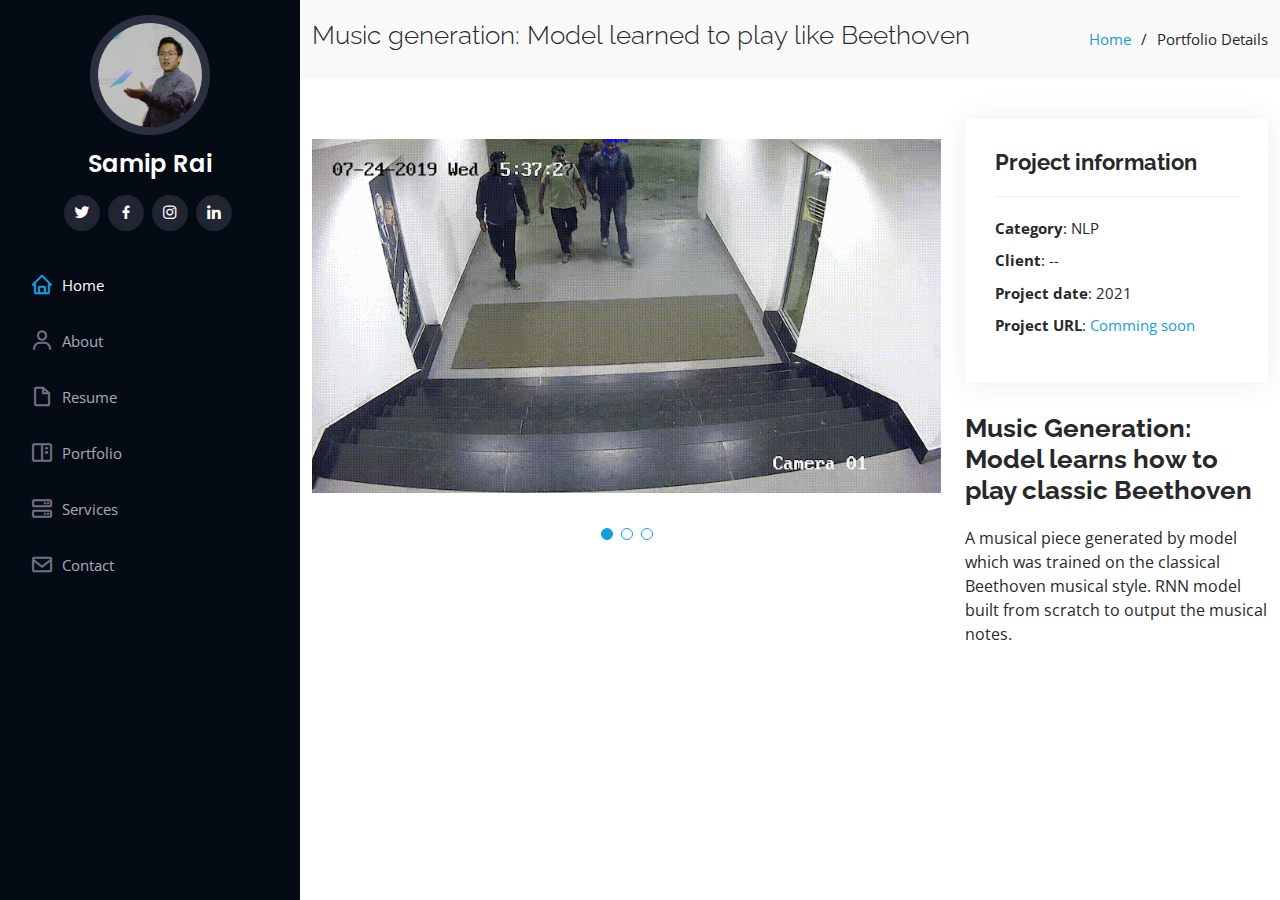
<file: portfolio-details-6.html>
<!DOCTYPE html>
<html lang="en">

<head>
   <script>
  window.dataLayer = window.dataLayer || [];
  function gtag(){dataLayer.push(arguments);}
  gtag('js', new Date());

  gtag('config', 'G-F91K89Y68T');
</script>
  <meta charset="utf-8">
  <meta content="width=device-width, initial-scale=1.0" name="viewport">

  <title>Music Generation</title>
  <meta content="" name="description">
  <meta content="" name="keywords">

  <!-- Favicons -->
  <link href="assets/img/favicon.png" rel="icon">
  <link href="assets/img/apple-touch-icon.png" rel="apple-touch-icon">

  <!-- Google Fonts -->
  <link href="https://fonts.googleapis.com/css?family=Open+Sans:300,300i,400,400i,600,600i,700,700i|Raleway:300,300i,400,400i,500,500i,600,600i,700,700i|Poppins:300,300i,400,400i,500,500i,600,600i,700,700i" rel="stylesheet">

  <!-- Vendor CSS Files -->
  <link href="assets/vendor/aos/aos.css" rel="stylesheet">
  <link href="assets/vendor/bootstrap/css/bootstrap.min.css" rel="stylesheet">
  <link href="assets/vendor/bootstrap-icons/bootstrap-icons.css" rel="stylesheet">
  <link href="assets/vendor/boxicons/css/boxicons.min.css" rel="stylesheet">
  <link href="assets/vendor/glightbox/css/glightbox.min.css" rel="stylesheet">
  <link href="assets/vendor/swiper/swiper-bundle.min.css" rel="stylesheet">

  <!-- Template Main CSS File -->
  <link href="assets/css/style.css" rel="stylesheet">

  <!-- =======================================================
  * Template Name: iPortfolio - v3.7.0
  * Template URL: https://bootstrapmade.com/iportfolio-bootstrap-portfolio-websites-template/
  * Author: BootstrapMade.com
  * License: https://bootstrapmade.com/license/
  ======================================================== -->
</head>

<body>

  <!-- ======= Mobile nav toggle button ======= -->
  <i class="bi bi-list mobile-nav-toggle d-xl-none"></i>

  <!-- ======= Header ======= -->
  <header id="header">
    <div class="d-flex flex-column">

      <div class="profile">
        <img src="assets/img/profile-img.jpg" alt="" class="img-fluid rounded-circle">
        <h1 class="text-light"><a href="index.html">Samip Rai</a></h1>
        <div class="social-links mt-3 text-center">
          <a href="https://twitter.com/ThulungSamip" class="twitter"><i class="bx bxl-twitter"></i></a>
          <a href="https://www.facebook.com/samip.thulung" class="facebook"><i class="bx bxl-facebook"></i></a>
          <a href="https://www.instagram.com/_____samip____/" class="instagram"><i class="bx bxl-instagram"></i></a>
          <!-- <a href="#" class="google-plus"><i class="bx bxl-skype"></i></a> -->
          <a href="https://www.linkedin.com/in/samiprai971228/" class="linkedin"><i class="bx bxl-linkedin"></i></a>
        </div>
      </div>

      <nav id="navbar" class="nav-menu navbar">
        <ul>
          <li><a href="#hero" class="nav-link scrollto active"><i class="bx bx-home"></i> <span>Home</span></a></li>
          <li><a href="#about" class="nav-link scrollto"><i class="bx bx-user"></i> <span>About</span></a></li>
          <li><a href="#resume" class="nav-link scrollto"><i class="bx bx-file-blank"></i> <span>Resume</span></a></li>
          <li><a href="#portfolio" class="nav-link scrollto"><i class="bx bx-book-content"></i> <span>Portfolio</span></a></li>
          <li><a href="#services" class="nav-link scrollto"><i class="bx bx-server"></i> <span>Services</span></a></li>
          <li><a href="#contact" class="nav-link scrollto"><i class="bx bx-envelope"></i> <span>Contact</span></a></li>
        </ul>
      </nav><!-- .nav-menu -->
    </div>
  </header><!-- End Header -->

  <main id="main">

    <!-- ======= Breadcrumbs ======= -->
    <section id="breadcrumbs" class="breadcrumbs">
      <div class="container">

        <div class="d-flex justify-content-between align-items-center">
          <h2>Music generation: Model learned to play like Beethoven</h2><br>
          <ol>
            <li><a href="index.html">Home</a></li>
            <li>Portfolio Details</li>
          </ol>
        </div>

      </div>
    </section><!-- End Breadcrumbs -->

    <!-- ======= Portfolio Details Section ======= -->
    <section id="portfolio-details" class="portfolio-details">
      <div class="container">

        <div class="row gy-4">

          <div class="col-lg-8">
            <div class="portfolio-details-slider swiper">
              <div class="swiper-wrapper align-items-center">

                <div class="swiper-slide">
                  <img src="assets/img/portfolio/portfolio-1.gif" alt="">
                </div>

                <div class="swiper-slide">
                  <img src="assets/img/portfolio/portfolio-1-detail-1.jpg" alt="">
                </div>

                <div class="swiper-slide">
                  <img src="assets/img/portfolio/portfolio-1-detail-2.jpg" alt="">
                </div>

              </div>
              <div class="swiper-pagination"></div>
            </div>
          </div>

          <div class="col-lg-4">
            <div class="portfolio-info">
              <h3>Project information</h3>
              <ul>
                <li><strong>Category</strong>: NLP</li>
                <li><strong>Client</strong>: -- </li>
                <li><strong>Project date</strong>: 2021</li>
                <li><strong>Project URL</strong>: <a href="#">Comming soon</a></li>
              </ul>
            </div>
            <div class="portfolio-description">
              <h2>Music Generation: Model learns how to play classic Beethoven</h2>
              <p>
                A musical piece generated by model which was trained on the classical Beethoven musical style. RNN model built from scratch to output the musical notes. 
              </p>
            </div>
          </div>

        </div>

      </div>
    </section><!-- End Portfolio Details Section -->

  </main><!-- End #main -->

  <!-- ======= Footer ======= -->
  



  <!-- Vendor JS Files -->
  <script src="assets/vendor/purecounter/purecounter.js"></script>
  <script src="assets/vendor/aos/aos.js"></script>
  <script src="assets/vendor/bootstrap/js/bootstrap.bundle.min.js"></script>
  <script src="assets/vendor/glightbox/js/glightbox.min.js"></script>
  <script src="assets/vendor/isotope-layout/isotope.pkgd.min.js"></script>
  <script src="assets/vendor/swiper/swiper-bundle.min.js"></script>
  <script src="assets/vendor/typed.js/typed.min.js"></script>
  <script src="assets/vendor/waypoints/noframework.waypoints.js"></script>
  <script src="assets/vendor/php-email-form/validate.js"></script>

  <!-- Template Main JS File -->
  <script src="assets/js/main.js"></script>

</body>

</html>
</file>
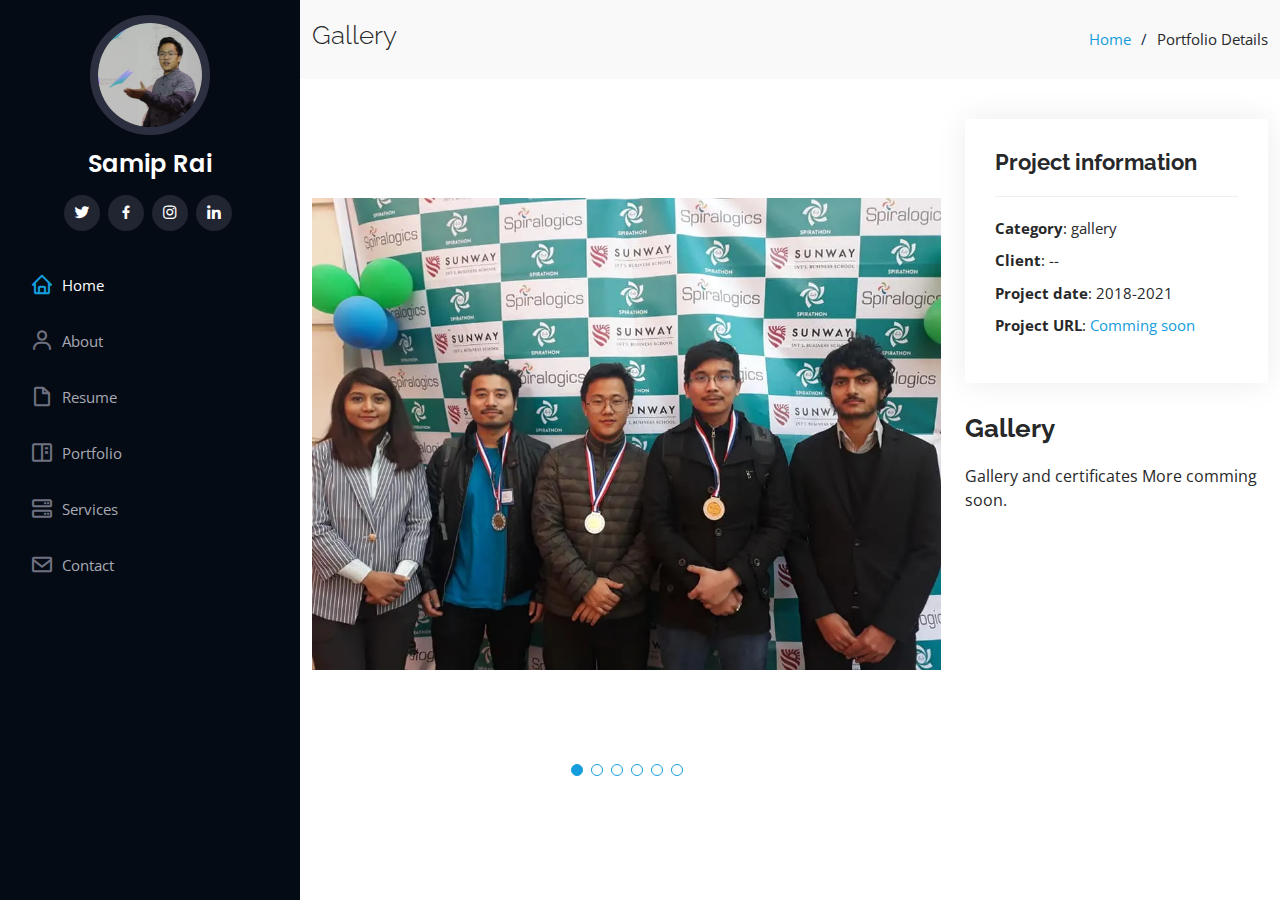
<file: portfolio-details-7.html>
<!DOCTYPE html>
<html lang="en">

<head>
   <script>
  window.dataLayer = window.dataLayer || [];
  function gtag(){dataLayer.push(arguments);}
  gtag('js', new Date());

  gtag('config', 'G-F91K89Y68T');
</script>
  <meta charset="utf-8">
  <meta content="width=device-width, initial-scale=1.0" name="viewport">

  <title>Accolades</title>
  <meta content="" name="description">
  <meta content="" name="keywords">

  <!-- Favicons -->
  <link href="assets/img/favicon.png" rel="icon">
  <link href="assets/img/apple-touch-icon.png" rel="apple-touch-icon">

  <!-- Google Fonts -->
  <link href="https://fonts.googleapis.com/css?family=Open+Sans:300,300i,400,400i,600,600i,700,700i|Raleway:300,300i,400,400i,500,500i,600,600i,700,700i|Poppins:300,300i,400,400i,500,500i,600,600i,700,700i" rel="stylesheet">

  <!-- Vendor CSS Files -->
  <link href="assets/vendor/aos/aos.css" rel="stylesheet">
  <link href="assets/vendor/bootstrap/css/bootstrap.min.css" rel="stylesheet">
  <link href="assets/vendor/bootstrap-icons/bootstrap-icons.css" rel="stylesheet">
  <link href="assets/vendor/boxicons/css/boxicons.min.css" rel="stylesheet">
  <link href="assets/vendor/glightbox/css/glightbox.min.css" rel="stylesheet">
  <link href="assets/vendor/swiper/swiper-bundle.min.css" rel="stylesheet">

  <!-- Template Main CSS File -->
  <link href="assets/css/style.css" rel="stylesheet">

  <!-- =======================================================
  * Template Name: iPortfolio - v3.7.0
  * Template URL: https://bootstrapmade.com/iportfolio-bootstrap-portfolio-websites-template/
  * Author: BootstrapMade.com
  * License: https://bootstrapmade.com/license/
  ======================================================== -->
</head>

<body>

  <!-- ======= Mobile nav toggle button ======= -->
  <i class="bi bi-list mobile-nav-toggle d-xl-none"></i>

  <!-- ======= Header ======= -->
  <header id="header">
    <div class="d-flex flex-column">

      <div class="profile">
        <img src="assets/img/profile-img.webp" alt="" class="img-fluid rounded-circle">
        <h1 class="text-light"><a href="index.html">Samip Rai</a></h1>
        <div class="social-links mt-3 text-center">
          <a href="https://twitter.com/ThulungSamip" class="twitter"><i class="bx bxl-twitter"></i></a>
          <a href="https://www.facebook.com/samip.thulung" class="facebook"><i class="bx bxl-facebook"></i></a>
          <a href="https://www.instagram.com/_____samip____/" class="instagram"><i class="bx bxl-instagram"></i></a>
          <!-- <a href="#" class="google-plus"><i class="bx bxl-skype"></i></a> -->
          <a href="https://www.linkedin.com/in/samiprai971228/" class="linkedin"><i class="bx bxl-linkedin"></i></a>
        </div>
      </div>

      <nav id="navbar" class="nav-menu navbar">
        <ul>
          <li><a href="#hero" class="nav-link scrollto active"><i class="bx bx-home"></i> <span>Home</span></a></li>
          <li><a href="#about" class="nav-link scrollto"><i class="bx bx-user"></i> <span>About</span></a></li>
          <li><a href="#resume" class="nav-link scrollto"><i class="bx bx-file-blank"></i> <span>Resume</span></a></li>
          <li><a href="#portfolio" class="nav-link scrollto"><i class="bx bx-book-content"></i> <span>Portfolio</span></a></li>
          <li><a href="#services" class="nav-link scrollto"><i class="bx bx-server"></i> <span>Services</span></a></li>
          <li><a href="#contact" class="nav-link scrollto"><i class="bx bx-envelope"></i> <span>Contact</span></a></li>
        </ul>
      </nav><!-- .nav-menu -->
    </div>
  </header><!-- End Header -->

  <main id="main">

    <!-- ======= Breadcrumbs ======= -->
    <section id="breadcrumbs" class="breadcrumbs">
      <div class="container">

        <div class="d-flex justify-content-between align-items-center">
          <h2>Gallery</h2><br>
          <ol>
            <li><a href="index.html">Home</a></li>
            <li>Portfolio Details</li>
          </ol>
        </div>

      </div>
    </section><!-- End Breadcrumbs -->

    <!-- ======= Portfolio Details Section ======= -->
    <section id="portfolio-details" class="portfolio-details">
      <div class="container">

        <div class="row gy-4">

          <div class="col-lg-8">
            <div class="portfolio-details-slider swiper">
              <div class="swiper-wrapper align-items-center">

                <div class="swiper-slide">
                  <img src="assets/img/portfolio/51019929_1234207853402005_4238083933087989760_n.webp" alt="">
                </div>

                <div class="swiper-slide">
                  <img src="assets/img/portfolio/AI badge.jpg" alt="">
                </div>

                <div class="swiper-slide">
                  <img src="assets/img/portfolio/69705037_2398651047060301_7318531080183611392_n.jpg" alt="">
                </div>

                <div class="swiper-slide">
                  <img src="assets/img/portfolio/Intel_ai.jpg" alt="">
                </div>
                <div class="swiper-slide">
                  <img src="assets/img/portfolio/spiralogic.jpg" alt="">
                </div>
                <div class="swiper-slide">
                  <img src="assets/img/portfolio/aiexpo.jpg" alt="">
                </div>

              </div>
              <div class="swiper-pagination"></div>
            </div>
          </div>

          <div class="col-lg-4">
            <div class="portfolio-info">
              <h3>Project information</h3>
              <ul>
                <li><strong>Category</strong>: gallery</li>
                <li><strong>Client</strong>: -- </li>
                <li><strong>Project date</strong>: 2018-2021</li>
                <li><strong>Project URL</strong>: <a href="#">Comming soon</a></li>
              </ul>
            </div>
            <div class="portfolio-description">
              <h2>Gallery</h2>
              <p>
                Gallery and certificates 
                More comming soon. 
              </p>
            </div>
          </div>

        </div>

      </div>
    </section><!-- End Portfolio Details Section -->

  </main><!-- End #main -->

  <!-- ======= Footer ======= -->
  



  <!-- Vendor JS Files -->
  <script src="assets/vendor/purecounter/purecounter.js"></script>
  <script src="assets/vendor/aos/aos.js"></script>
  <script src="assets/vendor/bootstrap/js/bootstrap.bundle.min.js"></script>
  <script src="assets/vendor/glightbox/js/glightbox.min.js"></script>
  <script src="assets/vendor/isotope-layout/isotope.pkgd.min.js"></script>
  <script src="assets/vendor/swiper/swiper-bundle.min.js"></script>
  <script src="assets/vendor/typed.js/typed.min.js"></script>
  <script src="assets/vendor/waypoints/noframework.waypoints.js"></script>
  <script src="assets/vendor/php-email-form/validate.js"></script>

  <!-- Template Main JS File -->
  <script src="assets/js/main.js"></script>

</body>

</html>
</file>
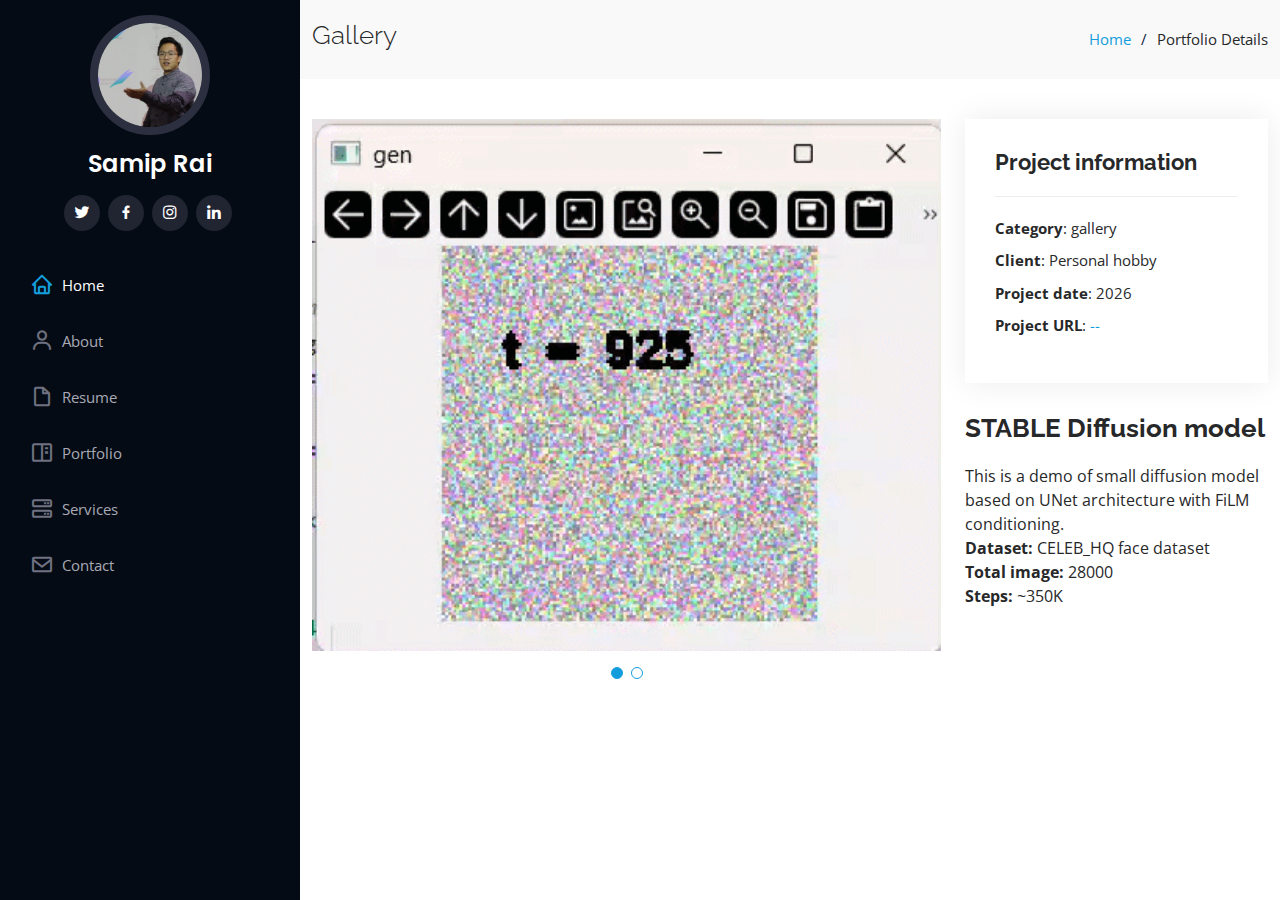
<file: portfolio-details-8.html>
<!DOCTYPE html>
<html lang="en">

<head>
   <script>
  window.dataLayer = window.dataLayer || [];
  function gtag(){dataLayer.push(arguments);}
  gtag('js', new Date());

  gtag('config', 'G-F91K89Y68T');
</script>
  <meta charset="utf-8">
  <meta content="width=device-width, initial-scale=1.0" name="viewport">

  <title>Accolades</title>
  <meta content="" name="description">
  <meta content="" name="keywords">

  <!-- Favicons -->
  <link href="assets/img/favicon.png" rel="icon">
  <link href="assets/img/apple-touch-icon.png" rel="apple-touch-icon">

  <!-- Google Fonts -->
  <link href="https://fonts.googleapis.com/css?family=Open+Sans:300,300i,400,400i,600,600i,700,700i|Raleway:300,300i,400,400i,500,500i,600,600i,700,700i|Poppins:300,300i,400,400i,500,500i,600,600i,700,700i" rel="stylesheet">

  <!-- Vendor CSS Files -->
  <link href="assets/vendor/aos/aos.css" rel="stylesheet">
  <link href="assets/vendor/bootstrap/css/bootstrap.min.css" rel="stylesheet">
  <link href="assets/vendor/bootstrap-icons/bootstrap-icons.css" rel="stylesheet">
  <link href="assets/vendor/boxicons/css/boxicons.min.css" rel="stylesheet">
  <link href="assets/vendor/glightbox/css/glightbox.min.css" rel="stylesheet">
  <link href="assets/vendor/swiper/swiper-bundle.min.css" rel="stylesheet">

  <!-- Template Main CSS File -->
  <link href="assets/css/style.css" rel="stylesheet">

  <!-- =======================================================
  * Template Name: iPortfolio - v3.7.0
  * Template URL: https://bootstrapmade.com/iportfolio-bootstrap-portfolio-websites-template/
  * Author: BootstrapMade.com
  * License: https://bootstrapmade.com/license/
  ======================================================== -->
</head>

<body>

  <!-- ======= Mobile nav toggle button ======= -->
  <i class="bi bi-list mobile-nav-toggle d-xl-none"></i>

  <!-- ======= Header ======= -->
  <header id="header">
    <div class="d-flex flex-column">

      <div class="profile">
        <img src="assets/img/profile-img.webp" alt="" class="img-fluid rounded-circle">
        <h1 class="text-light"><a href="index.html">Samip Rai</a></h1>
        <div class="social-links mt-3 text-center">
          <a href="https://twitter.com/ThulungSamip" class="twitter"><i class="bx bxl-twitter"></i></a>
          <a href="https://www.facebook.com/samip.thulung" class="facebook"><i class="bx bxl-facebook"></i></a>
          <a href="https://www.instagram.com/_____samip____/" class="instagram"><i class="bx bxl-instagram"></i></a>
          <!-- <a href="#" class="google-plus"><i class="bx bxl-skype"></i></a> -->
          <a href="https://www.linkedin.com/in/samiprai971228/" class="linkedin"><i class="bx bxl-linkedin"></i></a>
        </div>
      </div>

      <nav id="navbar" class="nav-menu navbar">
        <ul>
          <li><a href="#hero" class="nav-link scrollto active"><i class="bx bx-home"></i> <span>Home</span></a></li>
          <li><a href="#about" class="nav-link scrollto"><i class="bx bx-user"></i> <span>About</span></a></li>
          <li><a href="#resume" class="nav-link scrollto"><i class="bx bx-file-blank"></i> <span>Resume</span></a></li>
          <li><a href="#portfolio" class="nav-link scrollto"><i class="bx bx-book-content"></i> <span>Portfolio</span></a></li>
          <li><a href="#services" class="nav-link scrollto"><i class="bx bx-server"></i> <span>Services</span></a></li>
          <li><a href="#contact" class="nav-link scrollto"><i class="bx bx-envelope"></i> <span>Contact</span></a></li>
        </ul>
      </nav><!-- .nav-menu -->
    </div>
  </header><!-- End Header -->

  <main id="main">

    <!-- ======= Breadcrumbs ======= -->
    <section id="breadcrumbs" class="breadcrumbs">
      <div class="container">

        <div class="d-flex justify-content-between align-items-center">
          <h2>Gallery</h2><br>
          <ol>
            <li><a href="index.html">Home</a></li>
            <li>Portfolio Details</li>
          </ol>
        </div>

      </div>
    </section><!-- End Breadcrumbs -->

    <!-- ======= Portfolio Details Section ======= -->
    <section id="portfolio-details" class="portfolio-details">
      <div class="container">

        <div class="row gy-4">

          <div class="col-lg-8">
            <div class="portfolio-details-slider swiper">
              <div class="swiper-wrapper align-items-center">

                <div class="swiper-slide">
                  <img src="assets/img/portfolio/gengif.gif" alt="demo" class="img-fluid">
                </div>

                <div class="swiper-slide">
                  <img src="assets/img/portfolio/genimg.jpeg" alt="">
                </div>

              

              </div>
              <div class="swiper-pagination"></div>
            </div>
          </div>

          <div class="col-lg-4">
            <div class="portfolio-info">
              <h3>Project information</h3>
              <ul>
                <li><strong>Category</strong>: gallery</li>
                <li><strong>Client</strong>: Personal hobby </li>
                <li><strong>Project date</strong>: 2026</li>
                <li><strong>Project URL</strong>: <a href="#">--</a></li>
              </ul>
            </div>
            <div class="portfolio-description">
              <h2>STABLE Diffusion model</h2>
              <p>
                This is a demo of small diffusion model based on UNet architecture with FiLM conditioning.
                <br>
                <strong>Dataset:</strong> CELEB_HQ face dataset <br>
                <strong>Total image: </strong>28000 <br>
                <strong>Steps:</strong> ~350K <br>
              </p>
            </div>
          </div>

        </div>

      </div>
    </section><!-- End Portfolio Details Section -->

  </main><!-- End #main -->

  <!-- ======= Footer ======= -->
  



  <!-- Vendor JS Files -->
  <script src="assets/vendor/purecounter/purecounter.js"></script>
  <script src="assets/vendor/aos/aos.js"></script>
  <script src="assets/vendor/bootstrap/js/bootstrap.bundle.min.js"></script>
  <script src="assets/vendor/glightbox/js/glightbox.min.js"></script>
  <script src="assets/vendor/isotope-layout/isotope.pkgd.min.js"></script>
  <script src="assets/vendor/swiper/swiper-bundle.min.js"></script>
  <script src="assets/vendor/typed.js/typed.min.js"></script>
  <script src="assets/vendor/waypoints/noframework.waypoints.js"></script>
  <script src="assets/vendor/php-email-form/validate.js"></script>

  <!-- Template Main JS File -->
  <script src="assets/js/main.js"></script>

</body>

</html>
</file>
<file: assets/css/style.css>
/**
* Template Name: iPortfolio - v3.7.0
* Template URL: https://bootstrapmade.com/iportfolio-bootstrap-portfolio-websites-template/
* Author: BootstrapMade.com
* License: https://bootstrapmade.com/license/
*/

/*--------------------------------------------------------------
# General
--------------------------------------------------------------*/
body {
  font-family: "Open Sans", sans-serif;
  color: #272829;
}

a {
  color: #149ddd;
  text-decoration: none;
}

a:hover {
  color: #37b3ed;
  text-decoration: none;
}

h1, h2, h3, h4, h5, h6 {
  font-family: "Raleway", sans-serif;
}
/*--------------------------------------------------------------
# loading
--------------------------------------------------------------*/

#loading {
  position: fixed;
  display: block;
  width: 100%;
  height: 100%;
  top: 0;
  left: 0;
  text-align: center;
  opacity: .8;
  background-color: #fff;
  z-index: 10000;
}

#loading-image {
  position: absolute;
  top: 100px;
  left: 240px;
  z-index: 10100;
}

/*--------------------------------------------------------------
# Back to top button
--------------------------------------------------------------*/
.back-to-top {
  position: fixed;
  visibility: hidden;
  opacity: 0;
  right: 15px;
  bottom: 15px;
  z-index: 996;
  background: #149ddd;
  width: 40px;
  height: 40px;
  border-radius: 50px;
  transition: all 0.4s;
}
.back-to-top i {
  font-size: 28px;
  color: #fff;
  line-height: 0;
}
.back-to-top:hover {
  background: #2eafec;
  color: #fff;
}
.back-to-top.active {
  visibility: visible;
  opacity: 1;
}

/*--------------------------------------------------------------
# Header
--------------------------------------------------------------*/
#header {
  position: fixed;
  top: 0;
  left: 0;
  bottom: 0;
  width: 300px;
  transition: all ease-in-out 0.5s;
  z-index: 9997;
  transition: all 0.5s;
  padding: 0 15px;
  background: #040b14;
  overflow-y: auto;
}
#header .profile img {
  margin: 15px auto;
  display: block;
  width: 120px;
  border: 8px solid #2c2f3f;
}
#header .profile h1 {
  font-size: 24px;
  margin: 0;
  padding: 0;
  font-weight: 600;
  -moz-text-align-last: center;
  text-align-last: center;
  font-family: "Poppins", sans-serif;
}
#header .profile h1 a, #header .profile h1 a:hover {
  color: #fff;
  text-decoration: none;
}
#header .profile .social-links a {
  font-size: 18px;
  display: inline-block;
  background: #212431;
  color: #fff;
  line-height: 1;
  padding: 8px 0;
  margin-right: 4px;
  border-radius: 50%;
  text-align: center;
  width: 36px;
  height: 36px;
  transition: 0.3s;
}
#header .profile .social-links a:hover {
  background: #149ddd;
  color: #fff;
  text-decoration: none;
}

#main {
  margin-left: 300px;
}

@media (max-width: 1199px) {
  #loading-image {
  top:  0px;
  left: 0px;
  width: 100%;
  z-index: 10100;
}
  #header {
    left: -300px;
  }

  #main {
    margin-left: 0;
  }
}
/*--------------------------------------------------------------
# Navigation Menu
--------------------------------------------------------------*/
/* Desktop Navigation */
.nav-menu {
  padding: 30px 0 0 0;
}
.nav-menu * {
  margin: 0;
  padding: 0;
  list-style: none;
}
.nav-menu > ul > li {
  position: relative;
  white-space: nowrap;
}
.nav-menu a, .nav-menu a:focus {
  display: flex;
  align-items: center;
  color: #a8a9b4;
  padding: 12px 15px;
  margin-bottom: 8px;
  transition: 0.3s;
  font-size: 15px;
}
.nav-menu a i, .nav-menu a:focus i {
  font-size: 24px;
  padding-right: 8px;
  color: #6f7180;
}
.nav-menu a:hover, .nav-menu .active, .nav-menu .active:focus, .nav-menu li:hover > a {
  text-decoration: none;
  color: #fff;
}
.nav-menu a:hover i, .nav-menu .active i, .nav-menu .active:focus i, .nav-menu li:hover > a i {
  color: #149ddd;
}

/* Mobile Navigation */
.mobile-nav-toggle {
  position: fixed;
  right: 15px;
  top: 15px;
  z-index: 9998;
  border: 0;
  font-size: 24px;
  transition: all 0.4s;
  outline: none !important;
  background-color: #149ddd;
  color: #fff;
  width: 40px;
  height: 40px;
  display: inline-flex;
  align-items: center;
  justify-content: center;
  line-height: 0;
  border-radius: 50px;
  cursor: pointer;
}

.mobile-nav-active {
  overflow: hidden;
}
.mobile-nav-active #header {
  left: 0;
}

/*--------------------------------------------------------------
# Hero Section
--------------------------------------------------------------*/
#hero {
  width: 100%;
  height: 100vh;
  background: url("../img/hero-bg.jpg") top center;
  background-size: cover;
}
#hero:before {
  content: "";
  background: rgba(5, 13, 24, 0.3);
  position: absolute;
  bottom: 0;
  top: 0;
  left: 0;
  right: 0;
  z-index: 1;
}
#hero .hero-container {
  position: relative;
  z-index: 2;
  min-width: 300px;
}
#hero h1 {
  margin: 0 0 10px 0;
  font-size: 64px;
  font-weight: 700;
  line-height: 56px;
  color: #fff;
}
#hero p {
  color: #fff;
  margin-bottom: 50px;
  font-size: 26px;
  font-family: "Poppins", sans-serif;
}
#hero p span {
  color: #fff;
  padding-bottom: 4px;
  letter-spacing: 1px;
  border-bottom: 3px solid #149ddd;
}
@media (min-width: 1024px) {
  #hero {
    background-attachment: fixed;
  }
  

}
@media (max-width: 768px) {
  #loading-image {
    top:  200px;
  left: 0px;
  width: 100%;
  z-index: 10100;
}
  #hero h1 {
    font-size: 28px;
    line-height: 36px;
  }
  #hero h2 {
    font-size: 18px;
    line-height: 24px;
    margin-bottom: 30px;
  }
}

/*--------------------------------------------------------------
# Sections General
--------------------------------------------------------------*/
section {
  padding: 60px 0;
  overflow: hidden;
}

.section-bg {
  background: #f5f8fd;
}

.section-title {
  padding-bottom: 30px;
}
.section-title h2 {
  font-size: 32px;
  font-weight: bold;
  margin-bottom: 20px;
  padding-bottom: 20px;
  position: relative;
  color: #173b6c;
}
.section-title h2::after {
  content: "";
  position: absolute;
  display: block;
  width: 50px;
  height: 3px;
  background: #149ddd;
  bottom: 0;
  left: 0;
}
.section-title p {
  margin-bottom: 0;
}

/*--------------------------------------------------------------
# About
--------------------------------------------------------------*/
.about .content h3 {
  font-weight: 700;
  font-size: 26px;
  color: #173b6c;
}
.about .content ul {
  list-style: none;
  padding: 0;
}
.about .content ul li {
  margin-bottom: 20px;
  display: flex;
  align-items: center;
}
.about .content ul strong {
  margin-right: 10px;
}
.about .content ul i {
  font-size: 16px;
  margin-right: 5px;
  color: #149ddd;
  line-height: 0;
}
.about .content p:last-child {
  margin-bottom: 0;
}

/*--------------------------------------------------------------
# Facts
--------------------------------------------------------------*/
.facts {
  padding-bottom: 30px;
}
.facts .count-box {
  padding: 30px;
  width: 100%;
}
.facts .count-box i {
  display: block;
  font-size: 44px;
  color: #149ddd;
  float: left;
  line-height: 0;
}
.facts .count-box span {
  font-size: 48px;
  line-height: 40px;
  display: block;
  font-weight: 700;
  color: #050d18;
  margin-left: 60px;
}
.facts .count-box p {
  padding: 15px 0 0 0;
  margin: 0 0 0 60px;
  font-family: "Raleway", sans-serif;
  font-size: 14px;
  color: #122f57;
}
.facts .count-box a {
  font-weight: 600;
  display: block;
  margin-top: 20px;
  color: #122f57;
  font-size: 15px;
  font-family: "Poppins", sans-serif;
  transition: ease-in-out 0.3s;
}
.facts .count-box a:hover {
  color: #1f5297;
}

/*--------------------------------------------------------------
# Akills
--------------------------------------------------------------*/
.skills .progress {
  height: 60px;
  display: block;
  background: none;
  border-radius: 0;
}
.skills .progress .skill {
  padding: 0;
  margin: 0 0 6px 0;
  text-transform: uppercase;
  display: block;
  font-weight: 600;
  font-family: "Poppins", sans-serif;
  color: #050d18;
}
.skills .progress .skill .val {
  float: right;
  font-style: normal;
}
.skills .progress-bar-wrap {
  background: #dce8f8;
  height: 10px;
}
.skills .progress-bar {
  width: 1px;
  height: 10px;
  transition: 0.9s;
  background-color: #149ddd;
}

/*--------------------------------------------------------------
# Resume
--------------------------------------------------------------*/
.resume .resume-title {
  font-size: 26px;
  font-weight: 700;
  margin-top: 20px;
  margin-bottom: 20px;
  color: #050d18;
}
.resume .resume-item {
  padding: 0 0 20px 20px;
  margin-top: -2px;
  border-left: 2px solid #1f5297;
  position: relative;
}
.resume .resume-item h4 {
  line-height: 18px;
  font-size: 18px;
  font-weight: 600;
  text-transform: uppercase;
  font-family: "Poppins", sans-serif;
  color: #050d18;
  margin-bottom: 10px;
}
.resume .resume-item h5 {
  font-size: 16px;
  background: #e4edf9;
  padding: 5px 15px;
  display: inline-block;
  font-weight: 600;
  margin-bottom: 10px;
}
.resume .resume-item ul {
  padding-left: 20px;
}
.resume .resume-item ul li {
  padding-bottom: 10px;
}
.resume .resume-item:last-child {
  padding-bottom: 0;
}
.resume .resume-item::before {
  content: "";
  position: absolute;
  width: 16px;
  height: 16px;
  border-radius: 50px;
  left: -9px;
  top: 0;
  background: #fff;
  border: 2px solid #1f5297;
}

/*--------------------------------------------------------------
# Portfolio
--------------------------------------------------------------*/
.portfolio .portfolio-item {
  margin-bottom: 30px;
}
.portfolio #portfolio-flters {
  padding: 0;
  margin: 0 auto 35px auto;
  list-style: none;
  text-align: center;
  background: #fff;
  border-radius: 50px;
  padding: 2px 15px;
}
.portfolio #portfolio-flters li {
  cursor: pointer;
  display: inline-block;
  padding: 10px 15px 8px 15px;
  font-size: 14px;
  font-weight: 600;
  line-height: 1;
  text-transform: uppercase;
  color: #272829;
  margin-bottom: 5px;
  transition: all 0.3s ease-in-out;
}
.portfolio #portfolio-flters li:hover, .portfolio #portfolio-flters li.filter-active {
  color: #149ddd;
}
.portfolio #portfolio-flters li:last-child {
  margin-right: 0;
}
.portfolio .portfolio-wrap {
  transition: 0.3s;
  position: relative;
  overflow: hidden;
  z-index: 1;
}
.portfolio .portfolio-wrap::before {
  content: "";
  background: rgba(255, 255, 255, 0.5);
  position: absolute;
  left: 0;
  right: 0;
  top: 0;
  bottom: 0;
  transition: all ease-in-out 0.3s;
  z-index: 2;
  opacity: 0;
}
.portfolio .portfolio-wrap .portfolio-links {
  opacity: 1;
  left: 0;
  right: 0;
  bottom: -60px;
  z-index: 3;
  position: absolute;
  transition: all ease-in-out 0.3s;
  display: flex;
  justify-content: center;
}
.portfolio .portfolio-wrap .portfolio-links a {
  color: #fff;
  font-size: 28px;
  text-align: center;
  background: rgba(20, 157, 221, 0.75);
  transition: 0.3s;
  width: 50%;
}
.portfolio .portfolio-wrap .portfolio-links a:hover {
  background: rgba(20, 157, 221, 0.95);
}
.portfolio .portfolio-wrap .portfolio-links a + a {
  border-left: 1px solid #37b3ed;
}
.portfolio .portfolio-wrap:hover::before {
  top: 0;
  left: 0;
  right: 0;
  bottom: 0;
  opacity: 1;
}
.portfolio .portfolio-wrap:hover .portfolio-links {
  opacity: 1;
  bottom: 0;
}

/*--------------------------------------------------------------
# Portfolio Details
--------------------------------------------------------------*/
.portfolio-details {
  padding-top: 40px;
}
.portfolio-details .portfolio-details-slider img {
  width: 100%;
}
.portfolio-details .portfolio-details-slider .swiper-pagination {
  margin-top: 20px;
  position: relative;
}
.portfolio-details .portfolio-details-slider .swiper-pagination .swiper-pagination-bullet {
  width: 12px;
  height: 12px;
  background-color: #fff;
  opacity: 1;
  border: 1px solid #149ddd;
}
.portfolio-details .portfolio-details-slider .swiper-pagination .swiper-pagination-bullet-active {
  background-color: #149ddd;
}
.portfolio-details .portfolio-info {
  padding: 30px;
  box-shadow: 0px 0 30px rgba(5, 13, 24, 0.08);
}
.portfolio-details .portfolio-info h3 {
  font-size: 22px;
  font-weight: 700;
  margin-bottom: 20px;
  padding-bottom: 20px;
  border-bottom: 1px solid #eee;
}
.portfolio-details .portfolio-info ul {
  list-style: none;
  padding: 0;
  font-size: 15px;
}
.portfolio-details .portfolio-info ul li + li {
  margin-top: 10px;
}
.portfolio-details .portfolio-description {
  padding-top: 30px;
}
.portfolio-details .portfolio-description h2 {
  font-size: 26px;
  font-weight: 700;
  margin-bottom: 20px;
}
.portfolio-details .portfolio-description p {
  padding: 0;
}

/*--------------------------------------------------------------
# Services
--------------------------------------------------------------*/
.services .icon-box {
  margin-bottom: 20px;
}
.services .icon {
  float: left;
  display: flex;
  align-items: center;
  justify-content: center;
  width: 54px;
  height: 54px;
  background: #149ddd;
  border-radius: 50%;
  transition: 0.5s;
  border: 1px solid #149ddd;
}
.services .icon i {
  color: #fff;
  font-size: 24px;
  line-height: 0;
}
.services .icon-box:hover .icon {
  background: #fff;
}
.services .icon-box:hover .icon i {
  color: #149ddd;
}
.services .title {
  margin-left: 80px;
  font-weight: 700;
  margin-bottom: 15px;
  font-size: 18px;
}
.services .title a {
  color: #343a40;
}
.services .title a:hover {
  color: #149ddd;
}
.services .description {
  margin-left: 80px;
  line-height: 24px;
  font-size: 14px;
}

/*--------------------------------------------------------------
# Testimonials
--------------------------------------------------------------*/
.testimonials .testimonials-carousel, .testimonials .testimonials-slider {
  overflow: hidden;
}
.testimonials .testimonial-item {
  box-sizing: content-box;
  text-align: center;
  min-height: 200px;
}
.testimonials .testimonial-item .testimonial-img {
  width: 90px;
  border-radius: 50%;
  margin: 0 auto;
}
.testimonials .testimonial-item h3 {
  font-size: 18px;
  font-weight: bold;
  margin: 10px 0 5px 0;
  color: #111;
}
.testimonials .testimonial-item h4 {
  font-size: 14px;
  color: #999;
  margin: 0;
}
.testimonials .testimonial-item .quote-icon-left, .testimonials .testimonial-item .quote-icon-right {
  color: #c3e8fa;
  font-size: 26px;
}
.testimonials .testimonial-item .quote-icon-left {
  display: inline-block;
  left: -5px;
  position: relative;
}
.testimonials .testimonial-item .quote-icon-right {
  display: inline-block;
  right: -5px;
  position: relative;
  top: 10px;
}
.testimonials .testimonial-item p {
  font-style: italic;
  margin: 0 15px 15px 15px;
  padding: 20px;
  background: #fff;
  position: relative;
  margin-bottom: 35px;
  border-radius: 6px;
  box-shadow: 0px 2px 15px rgba(0, 0, 0, 0.1);
}
.testimonials .testimonial-item p::after {
  content: "";
  width: 0;
  height: 0;
  border-top: 20px solid #fff;
  border-right: 20px solid transparent;
  border-left: 20px solid transparent;
  position: absolute;
  bottom: 0px;
  left: calc(50% - 20px);
}
.testimonials .swiper-pagination {
  margin-top: 20px;
  position: relative;
}
.testimonials .swiper-pagination .swiper-pagination-bullet {
  width: 12px;
  height: 12px;
  background-color: #fff;
  opacity: 1;
  border: 1px solid #149ddd;
}
.testimonials .swiper-pagination .swiper-pagination-bullet-active {
  background-color: #149ddd;
}

/*--------------------------------------------------------------
# Contact
--------------------------------------------------------------*/
.contact {
  padding-bottom: 130px;
}
.contact .info {
  padding: 30px;
  background: #fff;
  width: 100%;
  box-shadow: 0 0 24px 0 rgba(0, 0, 0, 0.12);
}
.contact .info i {
  font-size: 20px;
  color: #149ddd;
  float: left;
  width: 44px;
  height: 44px;
  background: #dff3fc;
  display: flex;
  justify-content: center;
  align-items: center;
  border-radius: 50px;
  transition: all 0.3s ease-in-out;
}
.contact .info h4 {
  padding: 0 0 0 60px;
  font-size: 22px;
  font-weight: 600;
  margin-bottom: 5px;
  color: #050d18;
}
.contact .info p {
  padding: 0 0 10px 60px;
  margin-bottom: 20px;
  font-size: 14px;
  color: #173b6c;
}
.contact .info .email p {
  padding-top: 5px;
}
.contact .info .social-links {
  padding-left: 60px;
}
.contact .info .social-links a {
  font-size: 18px;
  display: inline-block;
  background: #333;
  color: #fff;
  line-height: 1;
  padding: 8px 0;
  border-radius: 50%;
  text-align: center;
  width: 36px;
  height: 36px;
  transition: 0.3s;
  margin-right: 10px;
}
.contact .info .social-links a:hover {
  background: #149ddd;
  color: #fff;
}
.contact .info .email:hover i, .contact .info .address:hover i, .contact .info .phone:hover i {
  background: #149ddd;
  color: #fff;
}
.contact .php-email-form {
  width: 100%;
  padding: 30px;
  background: #fff;
  box-shadow: 0 0 24px 0 rgba(0, 0, 0, 0.12);
}
.contact .php-email-form .form-group {
  padding-bottom: 8px;
}
.contact .php-email-form .validate {
  display: none;
  color: red;
  margin: 0 0 15px 0;
  font-weight: 400;
  font-size: 13px;
}
.contact .php-email-form .error-message {
  display: none;
  color: #fff;
  background: #ed3c0d;
  text-align: left;
  padding: 15px;
  font-weight: 600;
}
.contact .php-email-form .error-message br + br {
  margin-top: 25px;
}
.contact .php-email-form .sent-message {
  display: none;
  color: #fff;
  background: #18d26e;
  text-align: center;
  padding: 15px;
  font-weight: 600;
}
.contact .php-email-form .loading {
  display: none;
  background: #fff;
  text-align: center;
  padding: 15px;
}
.contact .php-email-form .loading:before {
  content: "";
  display: inline-block;
  border-radius: 50%;
  width: 24px;
  height: 24px;
  margin: 0 10px -6px 0;
  border: 3px solid #18d26e;
  border-top-color: #eee;
  -webkit-animation: animate-loading 1s linear infinite;
  animation: animate-loading 1s linear infinite;
}
.contact .php-email-form .form-group {
  margin-bottom: 15px;
}
.contact .php-email-form label {
  padding-bottom: 8px;
}
.contact .php-email-form input, .contact .php-email-form textarea {
  border-radius: 0;
  box-shadow: none;
  font-size: 14px;
}
.contact .php-email-form input {
  height: 44px;
}
.contact .php-email-form textarea {
  padding: 10px 15px;
}
.contact .php-email-form button[type=submit] {
  background: #149ddd;
  border: 0;
  padding: 10px 24px;
  color: #fff;
  transition: 0.4s;
  border-radius: 4px;
}
.contact .php-email-form button[type=submit]:hover {
  background: #37b3ed;
}
@-webkit-keyframes animate-loading {
  0% {
    transform: rotate(0deg);
  }
  100% {
    transform: rotate(360deg);
  }
}
@keyframes animate-loading {
  0% {
    transform: rotate(0deg);
  }
  100% {
    transform: rotate(360deg);
  }
}

/*--------------------------------------------------------------
# Breadcrumbs
--------------------------------------------------------------*/
.breadcrumbs {
  padding: 20px 0;
  background: #f9f9f9;
}
.breadcrumbs h2 {
  font-size: 26px;
  font-weight: 300;
}
.breadcrumbs ol {
  display: flex;
  flex-wrap: wrap;
  list-style: none;
  padding: 0;
  margin: 0;
  font-size: 15px;
}
.breadcrumbs ol li + li {
  padding-left: 10px;
}
.breadcrumbs ol li + li::before {
  display: inline-block;
  padding-right: 10px;
  color: #0e2442;
  content: "/";
}
@media (max-width: 768px) {
  .breadcrumbs .d-flex {
    display: block !important;
  }
  .breadcrumbs ol {
    display: block;
  }
  .breadcrumbs ol li {
    display: inline-block;
  }
}

/*--------------------------------------------------------------
# Footer
--------------------------------------------------------------*/
#footer {
  padding: 15px;
  color: #f4f6fd;
  font-size: 14px;
  position: fixed;
  left: 0;
  bottom: 0;
  width: 300px;
  z-index: 9999;
  background: #040b14;
}
#footer .copyright {
  text-align: center;
}
#footer .credits {
  padding-top: 5px;
  text-align: center;
  font-size: 13px;
  color: #eaebf0;
}
@media (max-width: 1199px) {
  #footer {
    position: static;
    width: auto;
    padding-right: 20px 15px;
  }
}
</file>
